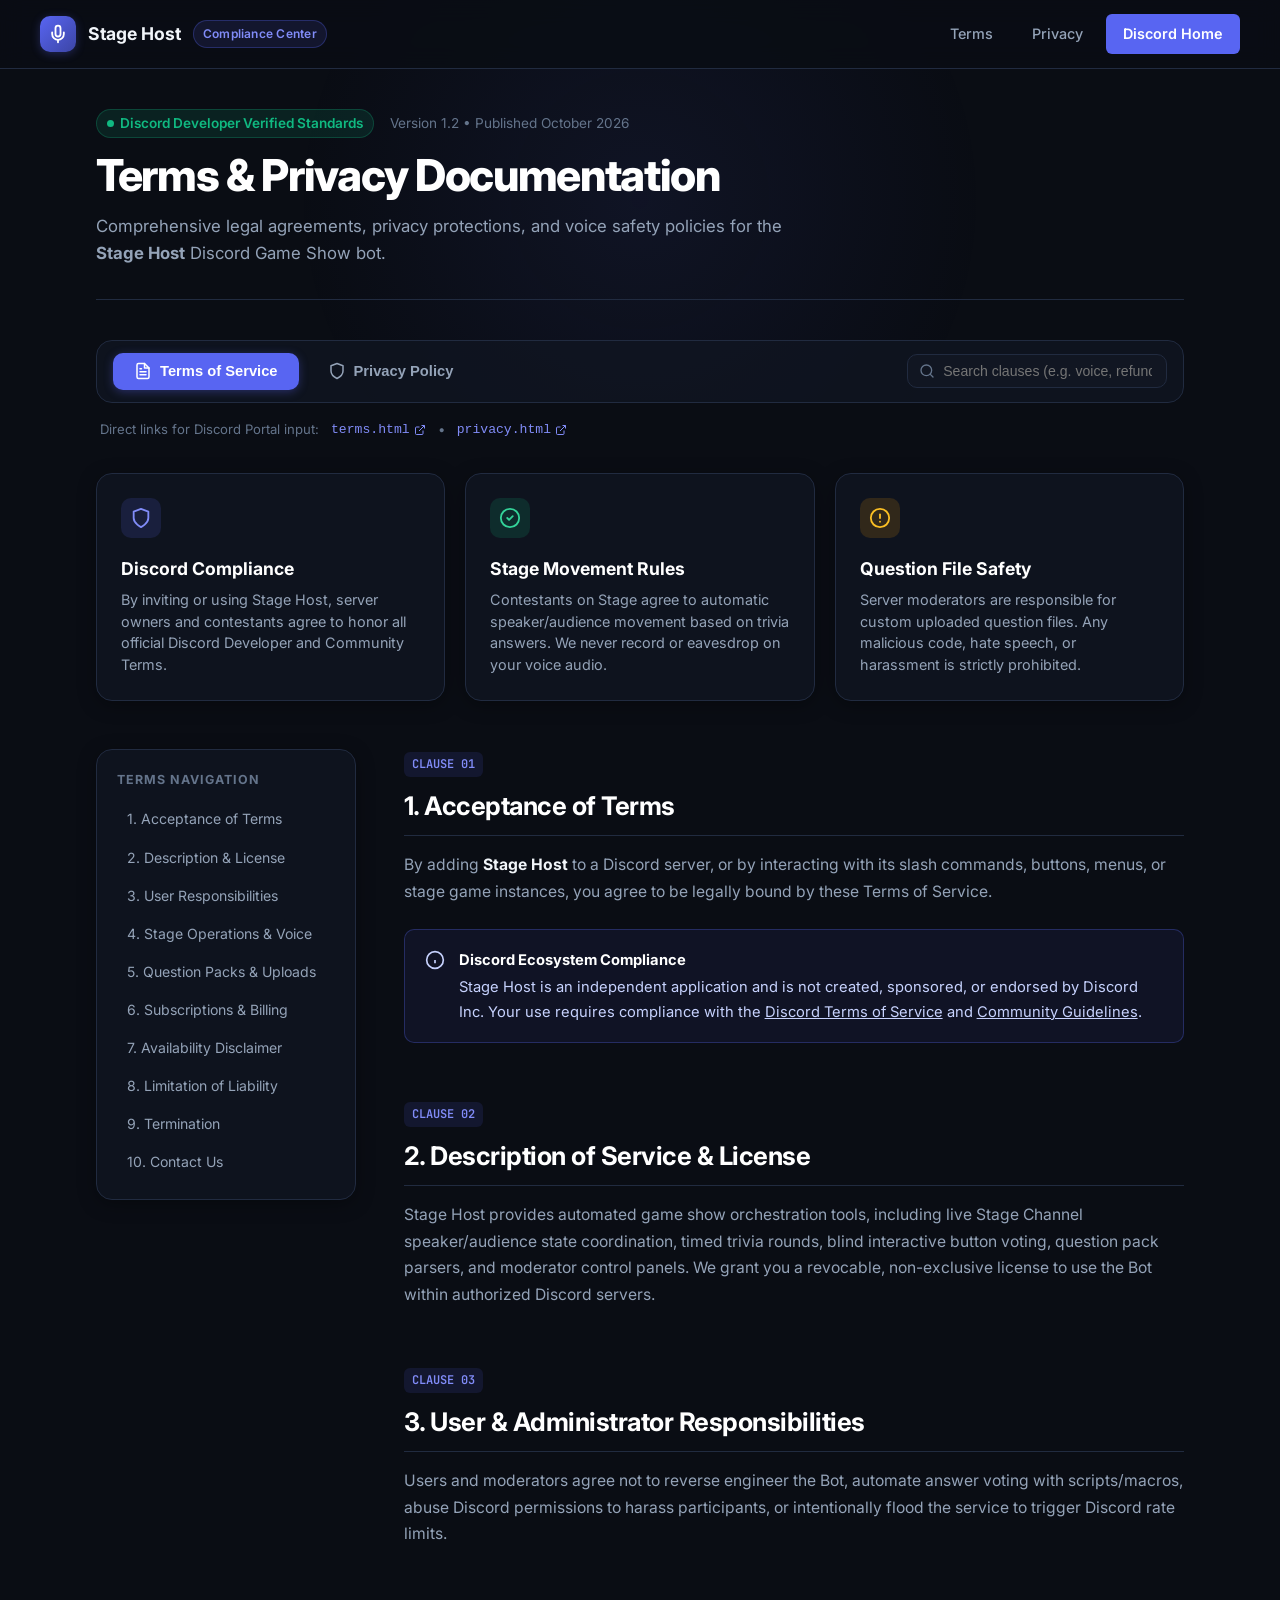
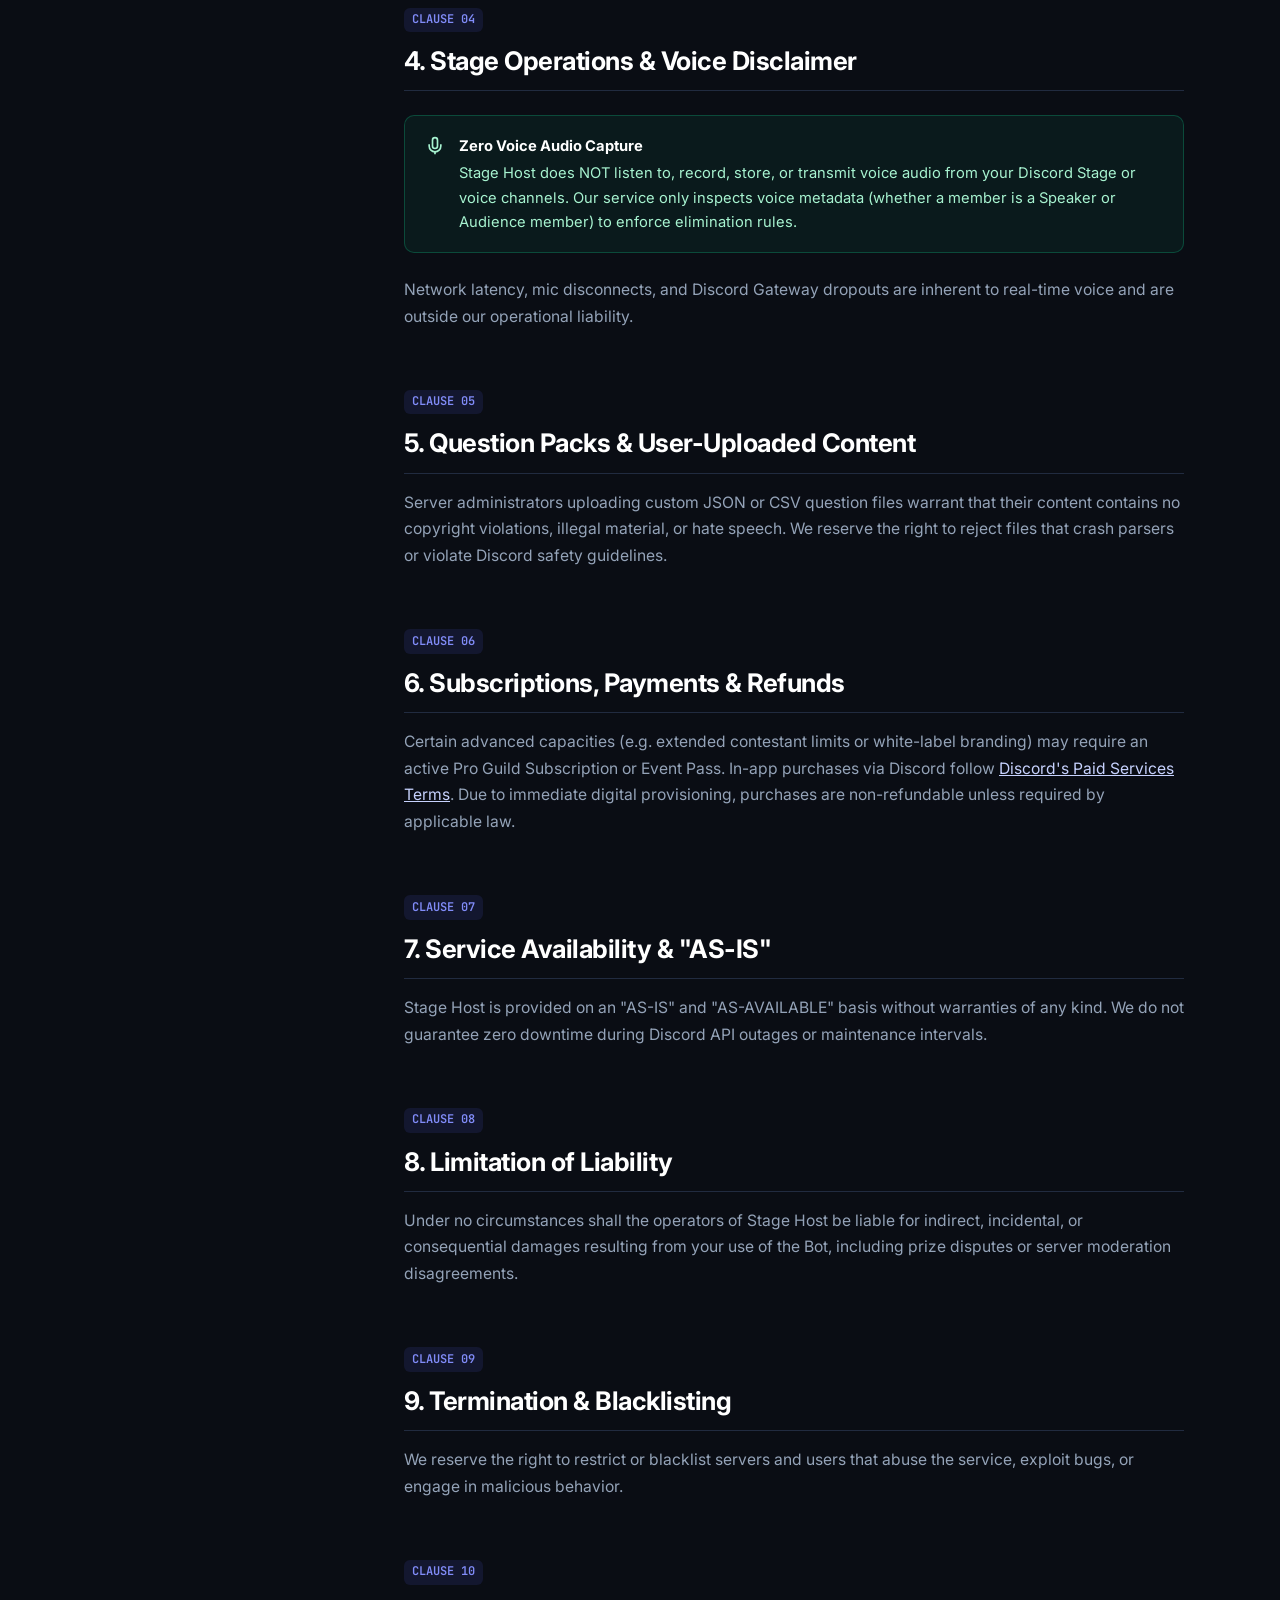
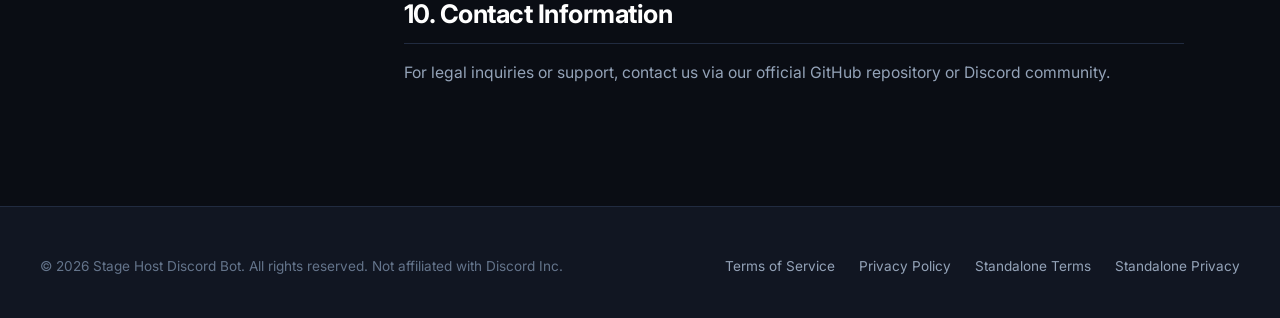
<file: index.html>
<!DOCTYPE html>
<html lang="en">
<head>
  <meta charset="UTF-8">
  <meta name="viewport" content="width=device-width, initial-scale=1.0">
  <title>Legal & Compliance Portal — Stage Host Discord Bot</title>
  <meta name="description" content="Official Terms of Service, Privacy Policy, and Compliance Documentation for Stage Host Discord Bot.">
  <link rel="stylesheet" href="style.css">
  <link rel="preconnect" href="https://fonts.googleapis.com">
  <link rel="preconnect" href="https://fonts.gstatic.com" crossorigin>
  <link href="https://fonts.googleapis.com/css2?family=Inter:wght@400;500;600;700;800&family=JetBrains+Mono:wght@500;600&display=swap" rel="stylesheet">
  <style>
    /* Tab Switcher & Search Enhancements */
    .view-switcher-bar {
      display: flex;
      flex-wrap: wrap;
      align-items: center;
      justify-content: space-between;
      gap: 1rem;
      background-color: var(--bg-card);
      border: 1px solid var(--border-color);
      border-radius: var(--radius-lg);
      padding: 0.75rem 1rem;
      margin-bottom: 2rem;
    }

    .tab-pills {
      display: flex;
      gap: 0.5rem;
    }

    .tab-pill {
      background: none;
      border: 1px solid transparent;
      color: var(--text-muted);
      font-size: 0.92rem;
      font-weight: 600;
      padding: 0.55rem 1.25rem;
      border-radius: var(--radius-md);
      cursor: pointer;
      display: flex;
      align-items: center;
      gap: 0.5rem;
      transition: all 0.15s ease;
    }

    .tab-pill:hover {
      color: var(--text-main);
      background-color: var(--bg-secondary);
    }

    .tab-pill.active {
      color: #fff;
      background-color: var(--accent-blurple);
      box-shadow: 0 2px 10px rgba(88, 101, 242, 0.35);
    }

    .search-box-wrapper {
      position: relative;
      min-width: 260px;
    }

    .search-input {
      width: 100%;
      background-color: var(--bg-secondary);
      border: 1px solid var(--border-color);
      border-radius: var(--radius-md);
      padding: 0.5rem 0.85rem 0.5rem 2.2rem;
      color: var(--text-main);
      font-size: 0.88rem;
      outline: none;
      transition: border-color 0.2s ease;
    }

    .search-input:focus {
      border-color: var(--accent-blurple);
    }

    .search-icon {
      position: absolute;
      left: 0.75rem;
      top: 50%;
      transform: translateY(-50%);
      color: var(--text-subtle);
      pointer-events: none;
    }

    .direct-url-links {
      display: flex;
      gap: 0.75rem;
      align-items: center;
      font-size: 0.82rem;
      color: var(--text-subtle);
      margin-top: -1rem;
      margin-bottom: 2rem;
      padding: 0 0.25rem;
    }

    .direct-url-links a {
      color: #818cf8;
      text-decoration: none;
      display: inline-flex;
      align-items: center;
      gap: 0.25rem;
    }

    .direct-url-links a:hover {
      text-decoration: underline;
    }

    .tab-content {
      display: none;
    }

    .tab-content.active {
      display: block;
    }

    .highlight-match {
      background-color: rgba(245, 158, 11, 0.3);
      padding: 0.1rem 0.25rem;
      border-radius: 3px;
      color: #fff;
    }
  </style>
</head>
<body>
  <div class="ambient-glow"></div>

  <!-- Header -->
  <header class="site-header">
    <div class="header-container">
      <a href="index.html" class="brand">
        <div class="brand-icon">
          <svg width="20" height="20" viewBox="0 0 24 24" fill="none" stroke="currentColor" stroke-width="2.2" stroke-linecap="round" stroke-linejoin="round" style="color: white;">
            <path d="M12 2a3 3 0 0 0-3 3v7a3 3 0 0 0 6 0V5a3 3 0 0 0-3-3Z"></path>
            <path d="M19 10v2a7 7 0 0 1-14 0v-2"></path>
            <line x1="12" y1="19" x2="12" y2="22"></line>
          </svg>
        </div>
        <span>Stage Host</span>
        <span class="brand-badge">Compliance Center</span>
      </a>

      <nav class="nav-links">
        <a href="#terms" class="nav-tab" onclick="switchTab('terms')">Terms</a>
        <a href="#privacy" class="nav-tab" onclick="switchTab('privacy')">Privacy</a>
        <a href="https://discord.com" target="_blank" rel="noopener noreferrer" class="nav-tab nav-btn">Discord Home</a>
      </nav>
    </div>
  </header>

  <!-- Content Container -->
  <main class="page-container">
    <header class="hero-header">
      <div class="hero-meta">
        <span class="status-indicator"><span class="status-dot"></span> Discord Developer Verified Standards</span>
        <span>Version 1.2 • Published October 2026</span>
      </div>
      <h1 class="hero-title">Terms & Privacy Documentation</h1>
      <p class="hero-description">
        Comprehensive legal agreements, privacy protections, and voice safety policies for the <strong>Stage Host</strong> Discord Game Show bot.
      </p>
    </header>

    <!-- Interactive View Switcher & Search Bar -->
    <div class="view-switcher-bar">
      <div class="tab-pills">
        <button id="pill-terms" class="tab-pill active" onclick="switchTab('terms')">
          <svg width="18" height="18" viewBox="0 0 24 24" fill="none" stroke="currentColor" stroke-width="2" stroke-linecap="round" stroke-linejoin="round"><path d="M14 2H6a2 2 0 0 0-2 2v16a2 2 0 0 0 2 2h12a2 2 0 0 0 2-2V8z"></path><polyline points="14 2 14 8 20 8"></polyline><line x1="16" y1="13" x2="8" y2="13"></line><line x1="16" y1="17" x2="8" y2="17"></line><polyline points="10 9 9 9 8 9"></polyline></svg>
          Terms of Service
        </button>
        <button id="pill-privacy" class="tab-pill" onclick="switchTab('privacy')">
          <svg width="18" height="18" viewBox="0 0 24 24" fill="none" stroke="currentColor" stroke-width="2" stroke-linecap="round" stroke-linejoin="round"><path d="M12 22s8-4 8-10V5l-8-3-8 3v7c0 6 8 10 8 10z"></path></svg>
          Privacy Policy
        </button>
      </div>

      <div class="search-box-wrapper">
        <svg class="search-icon" width="16" height="16" viewBox="0 0 24 24" fill="none" stroke="currentColor" stroke-width="2" stroke-linecap="round" stroke-linejoin="round"><circle cx="11" cy="11" r="8"></circle><line x1="21" y1="21" x2="16.65" y2="16.65"></line></svg>
        <input type="text" id="clause-search" class="search-input" placeholder="Search clauses (e.g. voice, refund, data)..." oninput="handleSearch(this.value)">
      </div>
    </div>

    <!-- Direct Permalinks for Discord Developer Portal -->
    <div class="direct-url-links">
      <span>Direct links for Discord Portal input:</span>
      <a href="terms.html" target="_blank">
        <code>terms.html</code>
        <svg width="12" height="12" viewBox="0 0 24 24" fill="none" stroke="currentColor" stroke-width="2"><path d="M18 13v6a2 2 0 0 1-2 2H5a2 2 0 0 1-2-2V8a2 2 0 0 1 2-2h6"></path><polyline points="15 3 21 3 21 9"></polyline><line x1="10" y1="14" x2="21" y2="3"></line></svg>
      </a>
      <span>•</span>
      <a href="privacy.html" target="_blank">
        <code>privacy.html</code>
        <svg width="12" height="12" viewBox="0 0 24 24" fill="none" stroke="currentColor" stroke-width="2"><path d="M18 13v6a2 2 0 0 1-2 2H5a2 2 0 0 1-2-2V8a2 2 0 0 1 2-2h6"></path><polyline points="15 3 21 3 21 9"></polyline><line x1="10" y1="14" x2="21" y2="3"></line></svg>
      </a>
    </div>

    <!-- TAB 1: TERMS OF SERVICE -->
    <div id="tab-terms" class="tab-content active">
      <!-- Human-Readable Summary Cards -->
      <section class="summary-cards-grid">
        <div class="summary-card">
          <div class="summary-card-icon" style="background: rgba(88, 101, 242, 0.15); color: #818cf8;">
            <svg width="22" height="22" viewBox="0 0 24 24" fill="none" stroke="currentColor" stroke-width="2" stroke-linecap="round" stroke-linejoin="round"><path d="M12 22s8-4 8-10V5l-8-3-8 3v7c0 6 8 10 8 10z"></path></svg>
          </div>
          <h3>Discord Compliance</h3>
          <p>By inviting or using Stage Host, server owners and contestants agree to honor all official Discord Developer and Community Terms.</p>
        </div>

        <div class="summary-card">
          <div class="summary-card-icon" style="background: rgba(16, 185, 129, 0.15); color: #34d399;">
            <svg width="22" height="22" viewBox="0 0 24 24" fill="none" stroke="currentColor" stroke-width="2" stroke-linecap="round" stroke-linejoin="round"><path d="m9 12 2 2 4-4"></path><circle cx="12" cy="12" r="10"></circle></svg>
          </div>
          <h3>Stage Movement Rules</h3>
          <p>Contestants on Stage agree to automatic speaker/audience movement based on trivia answers. We never record or eavesdrop on your voice audio.</p>
        </div>

        <div class="summary-card">
          <div class="summary-card-icon" style="background: rgba(245, 158, 11, 0.15); color: #fbbf24;">
            <svg width="22" height="22" viewBox="0 0 24 24" fill="none" stroke="currentColor" stroke-width="2" stroke-linecap="round" stroke-linejoin="round"><circle cx="12" cy="12" r="10"></circle><line x1="12" y1="8" x2="12" y2="12"></line><line x1="12" y1="16" x2="12.01" y2="16"></line></svg>
          </div>
          <h3>Question File Safety</h3>
          <p>Server moderators are responsible for custom uploaded question files. Any malicious code, hate speech, or harassment is strictly prohibited.</p>
        </div>
      </section>

      <div class="content-grid">
        <aside class="toc-sidebar">
          <div class="toc-title">Terms Navigation</div>
          <ul class="toc-list">
            <li><a href="#t-acceptance" class="toc-link">1. Acceptance of Terms</a></li>
            <li><a href="#t-license" class="toc-link">2. Description & License</a></li>
            <li><a href="#t-responsibilities" class="toc-link">3. User Responsibilities</a></li>
            <li><a href="#t-stage-mechanics" class="toc-link">4. Stage Operations & Voice</a></li>
            <li><a href="#t-question-content" class="toc-link">5. Question Packs & Uploads</a></li>
            <li><a href="#t-billing" class="toc-link">6. Subscriptions & Billing</a></li>
            <li><a href="#t-disclaimers" class="toc-link">7. Availability Disclaimer</a></li>
            <li><a href="#t-liability" class="toc-link">8. Limitation of Liability</a></li>
            <li><a href="#t-termination" class="toc-link">9. Termination</a></li>
            <li><a href="#t-contact" class="toc-link">10. Contact Us</a></li>
          </ul>
        </aside>

        <article class="document-body">
          <section id="t-acceptance" class="doc-section">
            <span class="section-tag">CLAUSE 01</span>
            <h2 class="section-heading">1. Acceptance of Terms</h2>
            <p>
              By adding <strong>Stage Host</strong> to a Discord server, or by interacting with its slash commands, buttons, menus, or stage game instances, you agree to be legally bound by these Terms of Service.
            </p>
            <div class="callout callout-blurple">
              <div class="callout-icon">
                <svg width="20" height="20" viewBox="0 0 24 24" fill="none" stroke="currentColor" stroke-width="2"><circle cx="12" cy="12" r="10"></circle><line x1="12" y1="16" x2="12" y2="12"></line><line x1="12" y1="8" x2="12.01" y2="8"></line></svg>
              </div>
              <div class="callout-content">
                <strong>Discord Ecosystem Compliance</strong>
                Stage Host is an independent application and is not created, sponsored, or endorsed by Discord Inc. Your use requires compliance with the <a href="https://discord.com/terms" target="_blank" rel="noopener noreferrer" style="color: #c7d2fe; text-decoration: underline;">Discord Terms of Service</a> and <a href="https://discord.com/guidelines" target="_blank" rel="noopener noreferrer" style="color: #c7d2fe; text-decoration: underline;">Community Guidelines</a>.
              </div>
            </div>
          </section>

          <section id="t-license" class="doc-section">
            <span class="section-tag">CLAUSE 02</span>
            <h2 class="section-heading">2. Description of Service & License</h2>
            <p>
              Stage Host provides automated game show orchestration tools, including live Stage Channel speaker/audience state coordination, timed trivia rounds, blind interactive button voting, question pack parsers, and moderator control panels. We grant you a revocable, non-exclusive license to use the Bot within authorized Discord servers.
            </p>
          </section>

          <section id="t-responsibilities" class="doc-section">
            <span class="section-tag">CLAUSE 03</span>
            <h2 class="section-heading">3. User & Administrator Responsibilities</h2>
            <p>Users and moderators agree not to reverse engineer the Bot, automate answer voting with scripts/macros, abuse Discord permissions to harass participants, or intentionally flood the service to trigger Discord rate limits.</p>
          </section>

          <section id="t-stage-mechanics" class="doc-section">
            <span class="section-tag">CLAUSE 04</span>
            <h2 class="section-heading">4. Stage Operations & Voice Disclaimer</h2>
            <div class="callout callout-emerald">
              <div class="callout-icon">
                <svg width="20" height="20" viewBox="0 0 24 24" fill="none" stroke="currentColor" stroke-width="2"><path d="M12 2a3 3 0 0 0-3 3v7a3 3 0 0 0 6 0V5a3 3 0 0 0-3-3Z"></path><path d="M19 10v2a7 7 0 0 1-14 0v-2"></path><line x1="12" y1="19" x2="12" y2="22"></line></svg>
              </div>
              <div class="callout-content">
                <strong>Zero Voice Audio Capture</strong>
                Stage Host does NOT listen to, record, store, or transmit voice audio from your Discord Stage or voice channels. Our service only inspects voice metadata (whether a member is a Speaker or Audience member) to enforce elimination rules.
              </div>
            </div>
            <p>
              Network latency, mic disconnects, and Discord Gateway dropouts are inherent to real-time voice and are outside our operational liability.
            </p>
          </section>

          <section id="t-question-content" class="doc-section">
            <span class="section-tag">CLAUSE 05</span>
            <h2 class="section-heading">5. Question Packs & User-Uploaded Content</h2>
            <p>
              Server administrators uploading custom JSON or CSV question files warrant that their content contains no copyright violations, illegal material, or hate speech. We reserve the right to reject files that crash parsers or violate Discord safety guidelines.
            </p>
          </section>

          <section id="t-billing" class="doc-section">
            <span class="section-tag">CLAUSE 06</span>
            <h2 class="section-heading">6. Subscriptions, Payments & Refunds</h2>
            <p>
              Certain advanced capacities (e.g. extended contestant limits or white-label branding) may require an active Pro Guild Subscription or Event Pass. In-app purchases via Discord follow <a href="https://support.discord.com/hc/en-us/articles/360012668071-Discord-Paid-Services-Terms" target="_blank" rel="noopener noreferrer" style="color: #c7d2fe;">Discord's Paid Services Terms</a>. Due to immediate digital provisioning, purchases are non-refundable unless required by applicable law.
            </p>
          </section>

          <section id="t-disclaimers" class="doc-section">
            <span class="section-tag">CLAUSE 07</span>
            <h2 class="section-heading">7. Service Availability & "AS-IS"</h2>
            <p>
              Stage Host is provided on an "AS-IS" and "AS-AVAILABLE" basis without warranties of any kind. We do not guarantee zero downtime during Discord API outages or maintenance intervals.
            </p>
          </section>

          <section id="t-liability" class="doc-section">
            <span class="section-tag">CLAUSE 08</span>
            <h2 class="section-heading">8. Limitation of Liability</h2>
            <p>
              Under no circumstances shall the operators of Stage Host be liable for indirect, incidental, or consequential damages resulting from your use of the Bot, including prize disputes or server moderation disagreements.
            </p>
          </section>

          <section id="t-termination" class="doc-section">
            <span class="section-tag">CLAUSE 09</span>
            <h2 class="section-heading">9. Termination & Blacklisting</h2>
            <p>
              We reserve the right to restrict or blacklist servers and users that abuse the service, exploit bugs, or engage in malicious behavior.
            </p>
          </section>

          <section id="t-contact" class="doc-section">
            <span class="section-tag">CLAUSE 10</span>
            <h2 class="section-heading">10. Contact Information</h2>
            <p>
              For legal inquiries or support, contact us via our official GitHub repository or Discord community.
            </p>
          </section>
        </article>
      </div>
    </div>

    <!-- TAB 2: PRIVACY POLICY -->
    <div id="tab-privacy" class="tab-content">
      <!-- Human-Readable Summary Cards -->
      <section class="summary-cards-grid">
        <div class="summary-card">
          <div class="summary-card-icon" style="background: rgba(16, 185, 129, 0.15); color: #34d399;">
            <svg width="22" height="22" viewBox="0 0 24 24" fill="none" stroke="currentColor" stroke-width="2"><path d="M12 22s8-4 8-10V5l-8-3-8 3v7c0 6 8 10 8 10z"></path></svg>
          </div>
          <h3>Zero Voice Recording</h3>
          <p>We monitor voice state (Speaker vs. Audience status) to enforce game show rules. We <strong>never</strong> listen to, record, or store microphone audio.</p>
        </div>

        <div class="summary-card">
          <div class="summary-card-icon" style="background: rgba(88, 101, 242, 0.15); color: #818cf8;">
            <svg width="22" height="22" viewBox="0 0 24 24" fill="none" stroke="currentColor" stroke-width="2"><circle cx="12" cy="12" r="10"></circle><polyline points="12 6 12 12 16 14"></polyline></svg>
          </div>
          <h3>Ephemeral In-Memory Data</h3>
          <p>Contestant button clicks and votes are temporary, held in active memory during the 15-second round, and wiped clean when the show concludes.</p>
        </div>

        <div class="summary-card">
          <div class="summary-card-icon" style="background: rgba(245, 158, 11, 0.15); color: #fbbf24;">
            <svg width="22" height="22" viewBox="0 0 24 24" fill="none" stroke="currentColor" stroke-width="2"><rect x="3" y="11" width="18" height="11" rx="2" ry="2"></rect><path d="M7 11V7a5 5 0 0 1 10 0v4"></path></svg>
          </div>
          <h3>No Data Brokering</h3>
          <p>We do not sell, rent, or monetize personal user data to advertisers or third-party brokers. Your community data stays in your community.</p>
        </div>
      </section>

      <div class="content-grid">
        <aside class="toc-sidebar">
          <div class="toc-title">Privacy Navigation</div>
          <ul class="toc-list">
            <li><a href="#p-overview" class="toc-link">1. Policy Overview</a></li>
            <li><a href="#p-collected" class="toc-link">2. Data We Collect</a></li>
            <li><a href="#p-not-collected" class="toc-link">3. What We Do NOT Collect</a></li>
            <li><a href="#p-voice-privacy" class="toc-link">4. Voice & Audio Privacy</a></li>
            <li><a href="#p-usage" class="toc-link">5. How We Use Data</a></li>
            <li><a href="#p-retention" class="toc-link">6. Storage & Retention</a></li>
            <li><a href="#p-sharing" class="toc-link">7. Third-Party Sharing</a></li>
            <li><a href="#p-rights" class="toc-link">8. User Rights & Deletion</a></li>
            <li><a href="#p-security" class="toc-link">9. Security Safeguards</a></li>
            <li><a href="#p-contact" class="toc-link">10. Contact Us</a></li>
          </ul>
        </aside>

        <article class="document-body">
          <section id="p-overview" class="doc-section">
            <span class="section-tag">SECTION 01</span>
            <h2 class="section-heading">1. Policy Overview</h2>
            <p>
              This Privacy Policy describes how <strong>Stage Host</strong> processes and safeguards information when operating on Discord, in full alignment with the Discord Developer Policy, GDPR, and CCPA standards.
            </p>
          </section>

          <section id="p-collected" class="doc-section">
            <span class="section-tag">SECTION 02</span>
            <h2 class="section-heading">2. Data We Collect</h2>
            <div class="data-table-container">
              <table class="data-table">
                <thead>
                  <tr>
                    <th>Category</th>
                    <th>Data Points</th>
                    <th>Purpose</th>
                  </tr>
                </thead>
                <tbody>
                  <tr>
                    <td><strong>Identifiers</strong></td>
                    <td>User ID, Guild ID, Channel ID</td>
                    <td>Identifying stage channels and contestant rosters.</td>
                  </tr>
                  <tr>
                    <td><strong>Profile Info</strong></td>
                    <td>Server Display Name, Avatar URL</td>
                    <td>Displaying survivor lists and victory embeds.</td>
                  </tr>
                  <tr>
                    <td><strong>Voice State</strong></td>
                    <td><code>suppress</code> status (Speaker vs. Audience)</td>
                    <td>Detecting contestants and moving eliminated users to audience.</td>
                  </tr>
                  <tr>
                    <td><strong>Interactions</strong></td>
                    <td>Button votes (e.g. <code>vote_true</code>), timestamps</td>
                    <td>Calculating scores, tie-breakers, and answer statistics.</td>
                  </tr>
                  <tr>
                    <td><strong>Uploaded Files</strong></td>
                    <td>JSON/CSV question files</td>
                    <td>Parsing trivia questions for the event.</td>
                  </tr>
                </tbody>
              </table>
            </div>
          </section>

          <section id="p-not-collected" class="doc-section">
            <span class="section-tag">SECTION 03</span>
            <h2 class="section-heading">3. Data We Explicitly Do NOT Collect</h2>
            <ul>
              <li><strong>No Voice Recording:</strong> We never record, process, or store voice audio.</li>
              <li><strong>No Message Scraping:</strong> We do not log general chat messages or private DMs.</li>
              <li><strong>No Real-World Identifiers:</strong> No emails, phone numbers, real names, or physical addresses.</li>
              <li><strong>No Financial Info:</strong> We never see or store payment card details.</li>
            </ul>
          </section>

          <section id="p-voice-privacy" class="doc-section">
            <span class="section-tag">SECTION 04</span>
            <h2 class="section-heading">4. Voice & Audio Privacy Guarantee</h2>
            <div class="callout callout-emerald">
              <div class="callout-icon">
                <svg width="22" height="22" viewBox="0 0 24 24" fill="none" stroke="currentColor" stroke-width="2"><path d="m9 12 2 2 4-4"></path><circle cx="12" cy="12" r="10"></circle></svg>
              </div>
              <div class="callout-content">
                <strong>Guaranteed: Zero Voice Audio Capture</strong>
                Stage Host does NOT tap into, listen to, process, record, transcript, or transmit voice audio streams from any Discord voice or stage channel.
              </div>
            </div>
            <p>
              The Bot solely subscribes to Discord's <code>GuildVoiceStates</code> gateway event to observe metadata: specifically, whether a participant's voice state indicates they are currently a <strong>Speaker</strong> (<code>suppress: false</code>) or an <strong>Audience member</strong> (<code>suppress: true</code>).
            </p>
          </section>

          <section id="p-usage" class="doc-section">
            <span class="section-tag">SECTION 05</span>
            <h2 class="section-heading">5. How We Use Collected Information</h2>
            <p>
              Information is used solely to execute the live stage game: counting votes locked in during the 15-second timer, computing correct answers, moving eliminated players down to the audience, and enabling the host revive menu.
            </p>
          </section>

          <section id="p-retention" class="doc-section">
            <span class="section-tag">SECTION 06</span>
            <h2 class="section-heading">6. Data Storage & Retention Period</h2>
            <p>
              Votes and active round states are stored strictly in volatile system memory (RAM). When a game concludes or when the bot restarts, all round votes and transient game data are completely purged.
            </p>
          </section>

          <section id="p-sharing" class="doc-section">
            <span class="section-tag">SECTION 07</span>
            <h2 class="section-heading">7. Third-Party Sharing & Disclosure</h2>
            <p>
              We do not sell, rent, or trade your data to third parties. Data is exchanged only with Discord Inc. via official API endpoints and our hosting servers.
            </p>
          </section>

          <section id="p-rights" class="doc-section">
            <span class="section-tag">SECTION 08</span>
            <h2 class="section-heading">8. User Rights & Data Erasure (GDPR / CCPA)</h2>
            <p>
              Users and server owners have the right to request deletion of any custom uploaded question packs or server settings. Kicking the Bot from your server immediately terminates all data processing for your guild.
            </p>
          </section>

          <section id="p-security" class="doc-section">
            <span class="section-tag">SECTION 09</span>
            <h2 class="section-heading">9. Security Safeguards</h2>
            <p>
              All communication with Discord is secured with TLS 1.3 and WSS encryption. Bot tokens and server credentials are strictly isolated in environment variables.
            </p>
          </section>

          <section id="p-contact" class="doc-section">
            <span class="section-tag">SECTION 10</span>
            <h2 class="section-heading">10. Contact Us</h2>
            <p>
              For privacy inquiries, data deletion requests, or compliance reviews, please reach out via our GitHub repository or Discord community.
            </p>
          </section>
        </article>
      </div>
    </div>
  </main>

  <!-- Footer -->
  <footer class="site-footer">
    <div class="footer-container">
      <div class="footer-copy">
        © 2026 Stage Host Discord Bot. All rights reserved. Not affiliated with Discord Inc.
      </div>
      <div class="footer-nav">
        <a href="#terms" onclick="switchTab('terms')">Terms of Service</a>
        <a href="#privacy" onclick="switchTab('privacy')">Privacy Policy</a>
        <a href="terms.html">Standalone Terms</a>
        <a href="privacy.html">Standalone Privacy</a>
      </div>
    </div>
  </footer>

  <!-- Tab Switching & Search Logic -->
  <script>
    function switchTab(tabName) {
      const termsTab = document.getElementById('tab-terms');
      const privacyTab = document.getElementById('tab-privacy');
      const termsPill = document.getElementById('pill-terms');
      const privacyPill = document.getElementById('pill-privacy');

      if (tabName === 'privacy') {
        termsTab.classList.remove('active');
        privacyTab.classList.add('active');
        termsPill.classList.remove('active');
        privacyPill.classList.add('active');
        window.location.hash = 'privacy';
      } else {
        privacyTab.classList.remove('active');
        termsTab.classList.add('active');
        privacyPill.classList.remove('active');
        termsPill.classList.add('active');
        window.location.hash = 'terms';
      }
      window.scrollTo({ top: 0, behavior: 'smooth' });
    }

    // Auto-detect URL hash on load
    window.addEventListener('DOMContentLoaded', () => {
      const hash = window.location.hash.toLowerCase();
      if (hash.includes('privacy') || hash.includes('p-')) {
        switchTab('privacy');
      } else {
        switchTab('terms');
      }
    });

    // Clause Search & Filter
    function handleSearch(query) {
      const q = query.trim().toLowerCase();
      const activeTab = document.querySelector('.tab-content.active');
      const sections = activeTab.querySelectorAll('.doc-section');

      sections.forEach(sec => {
        if (!q) {
          sec.style.display = 'block';
          return;
        }
        const text = sec.textContent.toLowerCase();
        if (text.includes(q)) {
          sec.style.display = 'block';
        } else {
          sec.style.display = 'none';
        }
      });
    }
  </script>
</body>
</html>
</file>
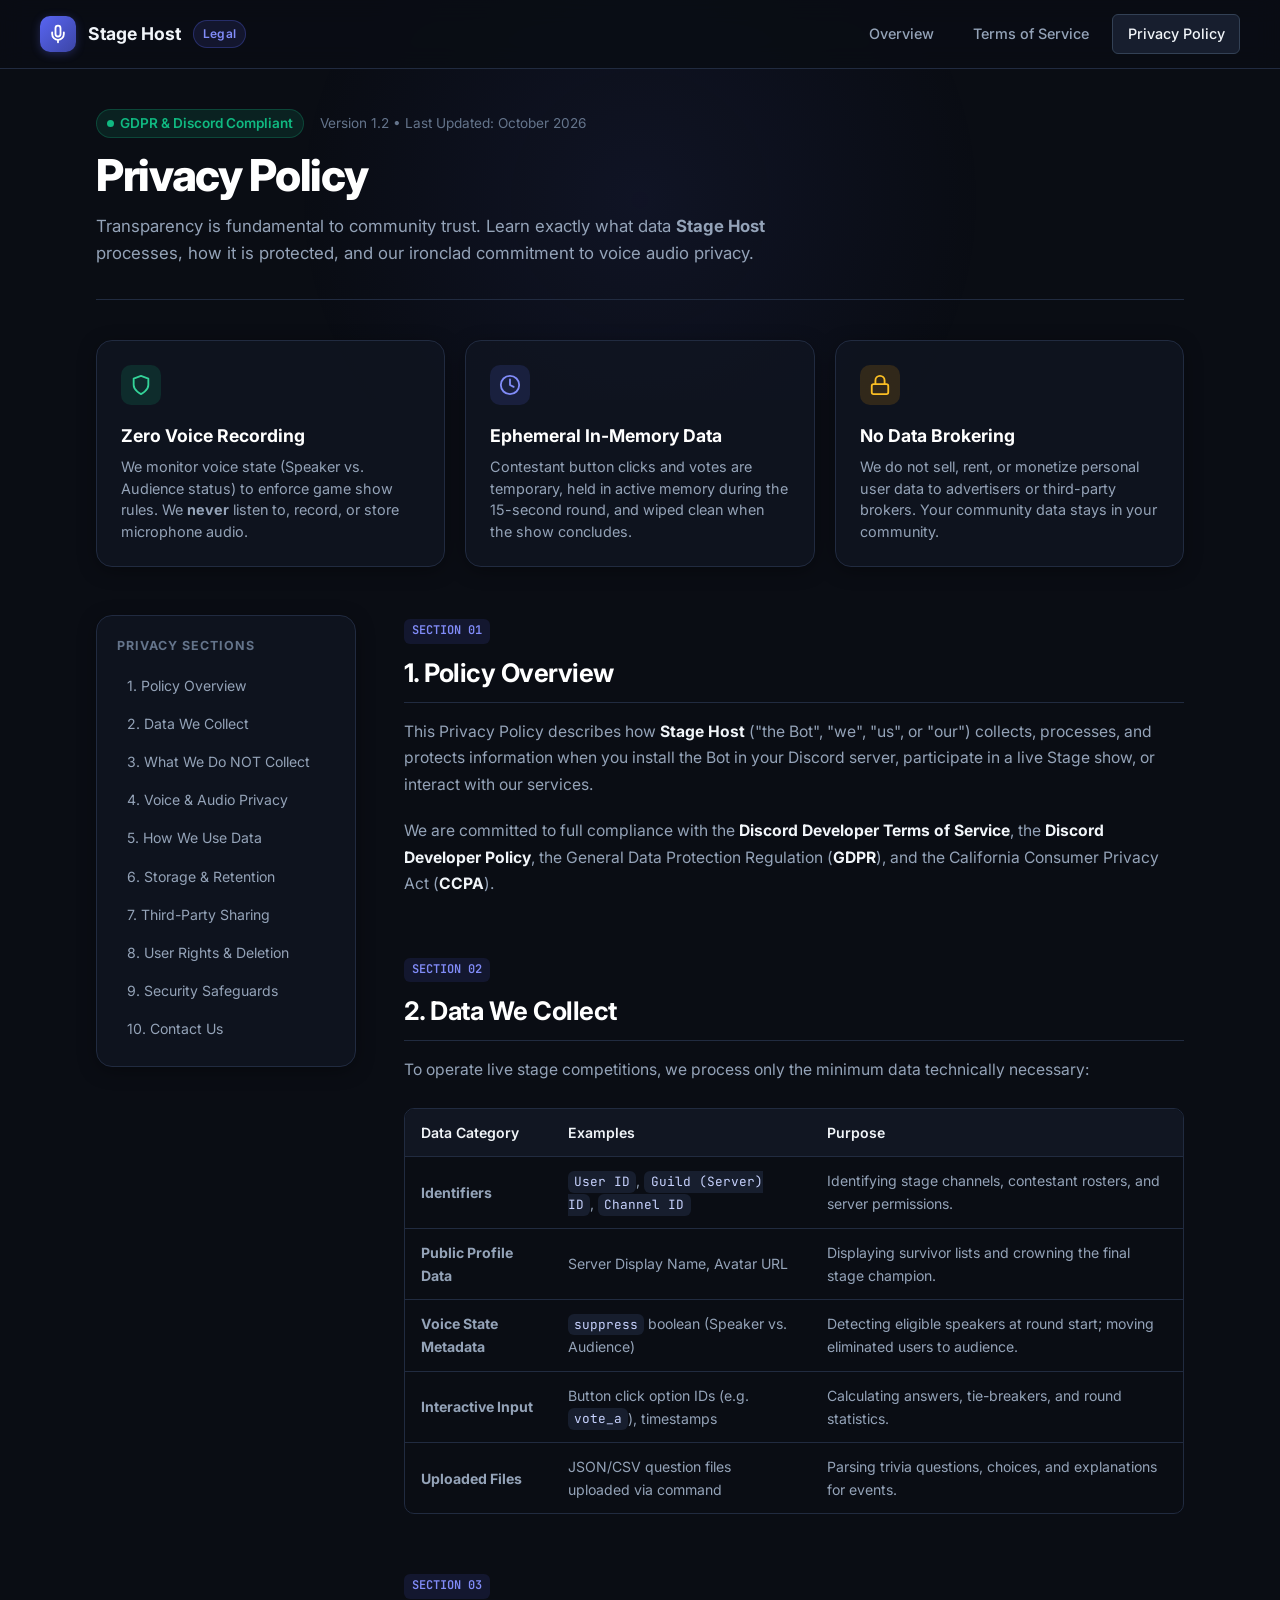
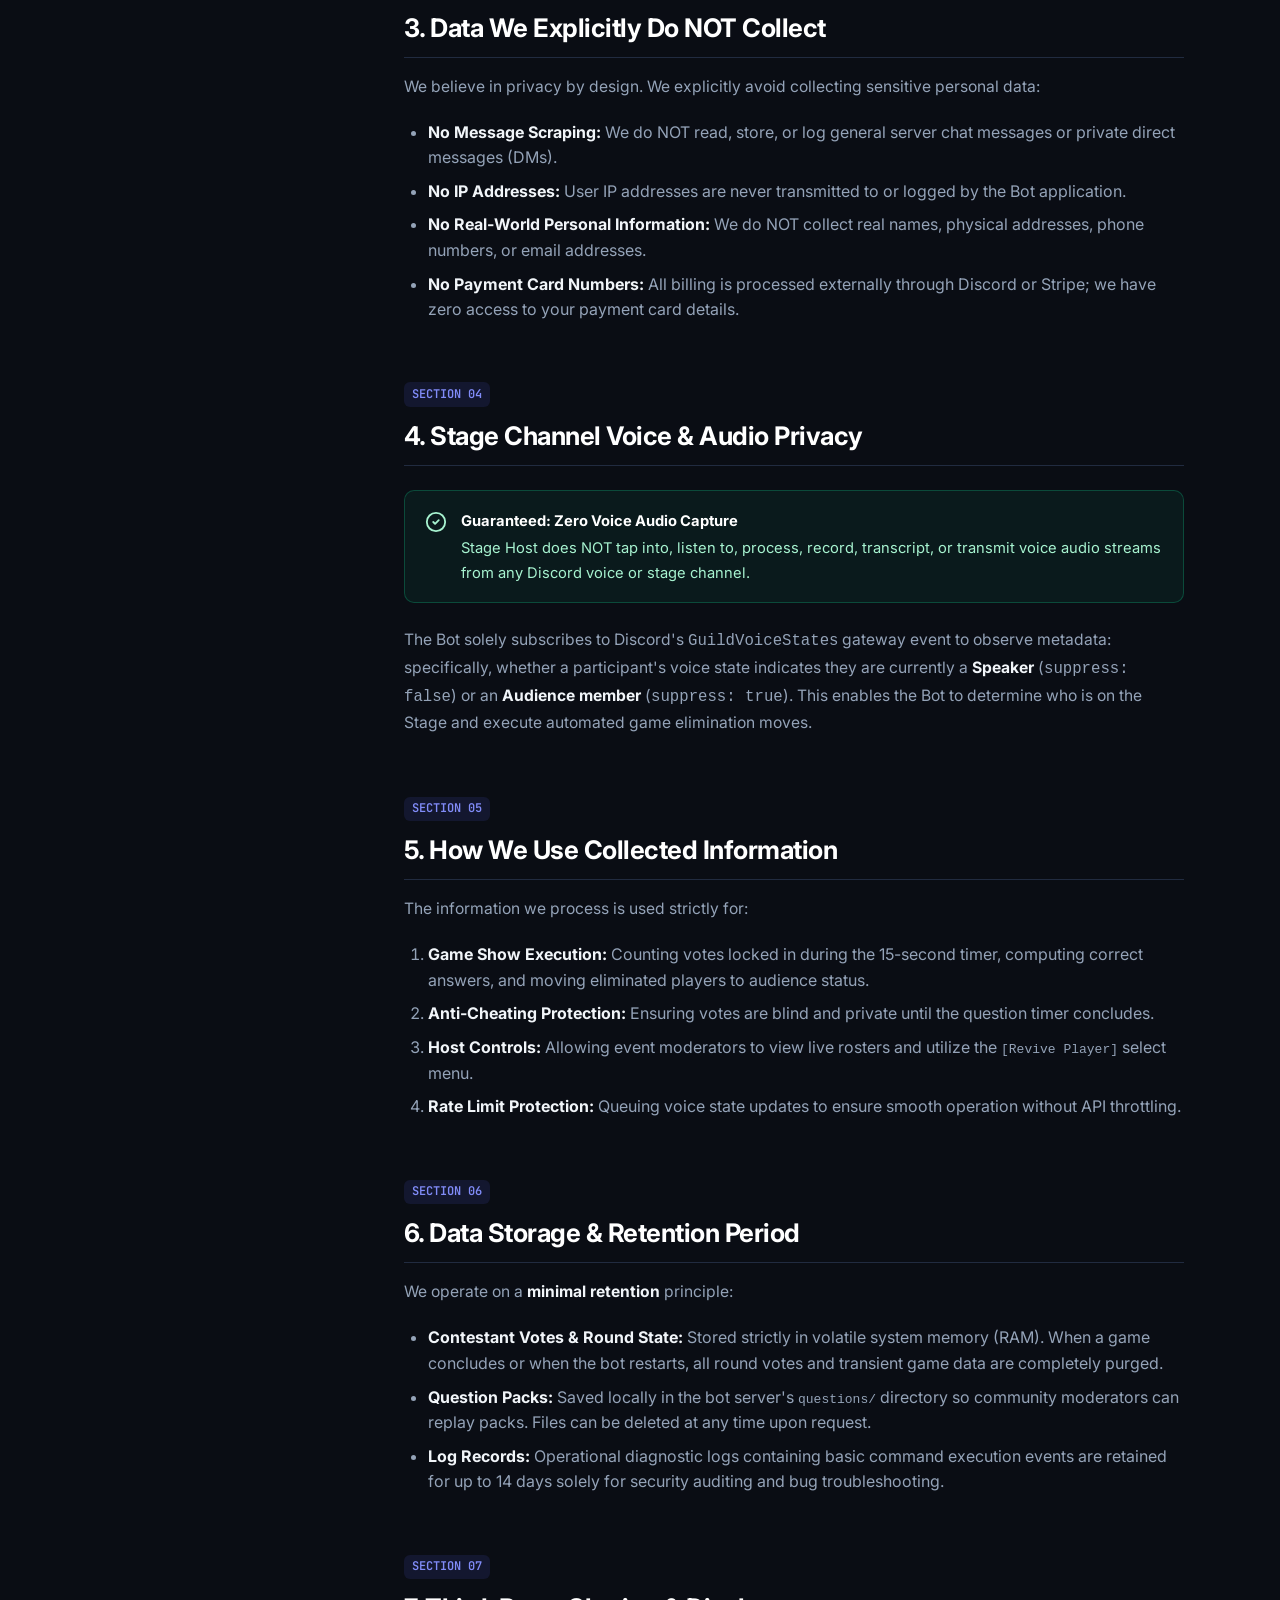
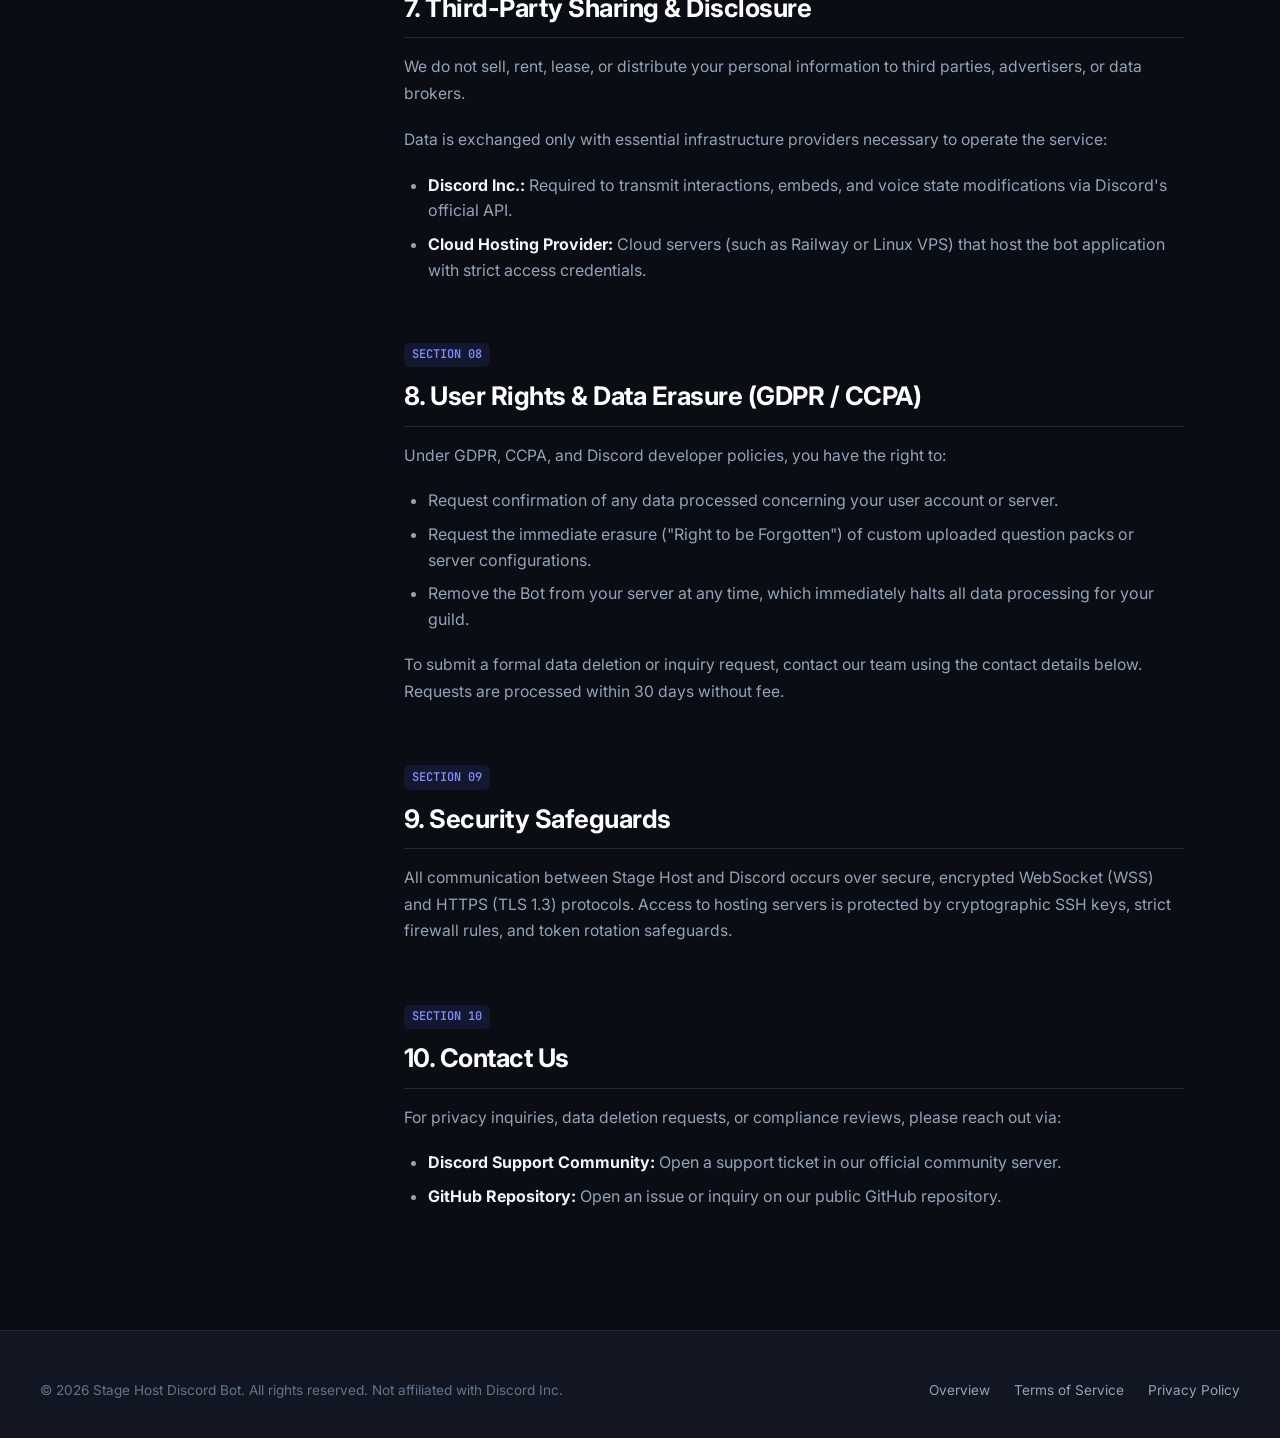
<file: privacy.html>
<!DOCTYPE html>
<html lang="en">
<head>
  <meta charset="UTF-8">
  <meta name="viewport" content="width=device-width, initial-scale=1.0">
  <title>Privacy Policy — Stage Host Discord Bot</title>
  <meta name="description" content="Privacy Policy for Stage Host Discord Bot. Learn how we handle data, voice state privacy, and participant information in accordance with Discord Developer Policies.">
  <link rel="stylesheet" href="style.css">
  <link rel="preconnect" href="https://fonts.googleapis.com">
  <link rel="preconnect" href="https://fonts.gstatic.com" crossorigin>
  <link href="https://fonts.googleapis.com/css2?family=Inter:wght@400;500;600;700;800&family=JetBrains+Mono:wght@500;600&display=swap" rel="stylesheet">
</head>
<body>
  <div class="ambient-glow"></div>

  <!-- Header -->
  <header class="site-header">
    <div class="header-container">
      <a href="index.html" class="brand">
        <div class="brand-icon">
          <svg width="20" height="20" viewBox="0 0 24 24" fill="none" stroke="currentColor" stroke-width="2.2" stroke-linecap="round" stroke-linejoin="round" style="color: white;">
            <path d="M12 2a3 3 0 0 0-3 3v7a3 3 0 0 0 6 0V5a3 3 0 0 0-3-3Z"></path>
            <path d="M19 10v2a7 7 0 0 1-14 0v-2"></path>
            <line x1="12" y1="19" x2="12" y2="22"></line>
          </svg>
        </div>
        <span>Stage Host</span>
        <span class="brand-badge">Legal</span>
      </a>

      <nav class="nav-links">
        <a href="index.html" class="nav-tab">Overview</a>
        <a href="terms.html" class="nav-tab">Terms of Service</a>
        <a href="privacy.html" class="nav-tab active">Privacy Policy</a>
      </nav>
    </div>
  </header>

  <!-- Content -->
  <main class="page-container">
    <header class="hero-header">
      <div class="hero-meta">
        <span class="status-indicator"><span class="status-dot"></span> GDPR & Discord Compliant</span>
        <span>Version 1.2 • Last Updated: October 2026</span>
      </div>
      <h1 class="hero-title">Privacy Policy</h1>
      <p class="hero-description">
        Transparency is fundamental to community trust. Learn exactly what data <strong>Stage Host</strong> processes, how it is protected, and our ironclad commitment to voice audio privacy.
      </p>
    </header>

    <!-- Summary Cards -->
    <section class="summary-cards-grid">
      <div class="summary-card">
        <div class="summary-card-icon" style="background: rgba(16, 185, 129, 0.15); color: #34d399;">
          <svg width="22" height="22" viewBox="0 0 24 24" fill="none" stroke="currentColor" stroke-width="2" stroke-linecap="round" stroke-linejoin="round"><path d="M12 22s8-4 8-10V5l-8-3-8 3v7c0 6 8 10 8 10z"></path></svg>
        </div>
        <h3>Zero Voice Recording</h3>
        <p>We monitor voice state (Speaker vs. Audience status) to enforce game show rules. We <strong>never</strong> listen to, record, or store microphone audio.</p>
      </div>

      <div class="summary-card">
        <div class="summary-card-icon" style="background: rgba(88, 101, 242, 0.15); color: #818cf8;">
          <svg width="22" height="22" viewBox="0 0 24 24" fill="none" stroke="currentColor" stroke-width="2" stroke-linecap="round" stroke-linejoin="round"><circle cx="12" cy="12" r="10"></circle><polyline points="12 6 12 12 16 14"></polyline></svg>
        </div>
        <h3>Ephemeral In-Memory Data</h3>
        <p>Contestant button clicks and votes are temporary, held in active memory during the 15-second round, and wiped clean when the show concludes.</p>
      </div>

      <div class="summary-card">
        <div class="summary-card-icon" style="background: rgba(245, 158, 11, 0.15); color: #fbbf24;">
          <svg width="22" height="22" viewBox="0 0 24 24" fill="none" stroke="currentColor" stroke-width="2" stroke-linecap="round" stroke-linejoin="round"><rect x="3" y="11" width="18" height="11" rx="2" ry="2"></rect><path d="M7 11V7a5 5 0 0 1 10 0v4"></path></svg>
        </div>
        <h3>No Data Brokering</h3>
        <p>We do not sell, rent, or monetize personal user data to advertisers or third-party brokers. Your community data stays in your community.</p>
      </div>
    </section>

    <!-- Content Grid -->
    <div class="content-grid">
      <aside class="toc-sidebar">
        <div class="toc-title">Privacy Sections</div>
        <ul class="toc-list">
          <li><a href="#overview" class="toc-link">1. Policy Overview</a></li>
          <li><a href="#collected" class="toc-link">2. Data We Collect</a></li>
          <li><a href="#not-collected" class="toc-link">3. What We Do NOT Collect</a></li>
          <li><a href="#voice-privacy" class="toc-link">4. Voice & Audio Privacy</a></li>
          <li><a href="#usage" class="toc-link">5. How We Use Data</a></li>
          <li><a href="#retention" class="toc-link">6. Storage & Retention</a></li>
          <li><a href="#sharing" class="toc-link">7. Third-Party Sharing</a></li>
          <li><a href="#rights" class="toc-link">8. User Rights & Deletion</a></li>
          <li><a href="#security" class="toc-link">9. Security Safeguards</a></li>
          <li><a href="#contact" class="toc-link">10. Contact Us</a></li>
        </ul>
      </aside>

      <article class="document-body">
        <!-- 1 -->
        <section id="overview" class="doc-section">
          <span class="section-tag">SECTION 01</span>
          <h2 class="section-heading">1. Policy Overview</h2>
          <p>
            This Privacy Policy describes how <strong>Stage Host</strong> ("the Bot", "we", "us", or "our") collects, processes, and protects information when you install the Bot in your Discord server, participate in a live Stage show, or interact with our services.
          </p>
          <p>
            We are committed to full compliance with the <strong>Discord Developer Terms of Service</strong>, the <strong>Discord Developer Policy</strong>, the General Data Protection Regulation (<strong>GDPR</strong>), and the California Consumer Privacy Act (<strong>CCPA</strong>).
          </p>
        </section>

        <!-- 2 -->
        <section id="collected" class="doc-section">
          <span class="section-tag">SECTION 02</span>
          <h2 class="section-heading">2. Data We Collect</h2>
          <p>To operate live stage competitions, we process only the minimum data technically necessary:</p>
          
          <div class="data-table-container">
            <table class="data-table">
              <thead>
                <tr>
                  <th>Data Category</th>
                  <th>Examples</th>
                  <th>Purpose</th>
                </tr>
              </thead>
              <tbody>
                <tr>
                  <td><strong>Identifiers</strong></td>
                  <td><code>User ID</code>, <code>Guild (Server) ID</code>, <code>Channel ID</code></td>
                  <td>Identifying stage channels, contestant rosters, and server permissions.</td>
                </tr>
                <tr>
                  <td><strong>Public Profile Data</strong></td>
                  <td>Server Display Name, Avatar URL</td>
                  <td>Displaying survivor lists and crowning the final stage champion.</td>
                </tr>
                <tr>
                  <td><strong>Voice State Metadata</strong></td>
                  <td><code>suppress</code> boolean (Speaker vs. Audience)</td>
                  <td>Detecting eligible speakers at round start; moving eliminated users to audience.</td>
                </tr>
                <tr>
                  <td><strong>Interactive Input</strong></td>
                  <td>Button click option IDs (e.g. <code>vote_a</code>), timestamps</td>
                  <td>Calculating answers, tie-breakers, and round statistics.</td>
                </tr>
                <tr>
                  <td><strong>Uploaded Files</strong></td>
                  <td>JSON/CSV question files uploaded via command</td>
                  <td>Parsing trivia questions, choices, and explanations for events.</td>
                </tr>
              </tbody>
            </table>
          </div>
        </section>

        <!-- 3 -->
        <section id="not-collected" class="doc-section">
          <span class="section-tag">SECTION 03</span>
          <h2 class="section-heading">3. Data We Explicitly Do NOT Collect</h2>
          <p>We believe in privacy by design. We explicitly avoid collecting sensitive personal data:</p>
          <ul>
            <li><strong>No Message Scraping:</strong> We do NOT read, store, or log general server chat messages or private direct messages (DMs).</li>
            <li><strong>No IP Addresses:</strong> User IP addresses are never transmitted to or logged by the Bot application.</li>
            <li><strong>No Real-World Personal Information:</strong> We do NOT collect real names, physical addresses, phone numbers, or email addresses.</li>
            <li><strong>No Payment Card Numbers:</strong> All billing is processed externally through Discord or Stripe; we have zero access to your payment card details.</li>
          </ul>
        </section>

        <!-- 4 -->
        <section id="voice-privacy" class="doc-section">
          <span class="section-tag">SECTION 04</span>
          <h2 class="section-heading">4. Stage Channel Voice & Audio Privacy</h2>
          <div class="callout callout-emerald">
            <div class="callout-icon">
              <svg width="22" height="22" viewBox="0 0 24 24" fill="none" stroke="currentColor" stroke-width="2" stroke-linecap="round" stroke-linejoin="round"><path d="m9 12 2 2 4-4"></path><circle cx="12" cy="12" r="10"></circle></svg>
            </div>
            <div class="callout-content">
              <strong>Guaranteed: Zero Voice Audio Capture</strong>
              Stage Host does NOT tap into, listen to, process, record, transcript, or transmit voice audio streams from any Discord voice or stage channel.
            </div>
          </div>
          <p>
            The Bot solely subscribes to Discord's <code>GuildVoiceStates</code> gateway event to observe metadata: specifically, whether a participant's voice state indicates they are currently a <strong>Speaker</strong> (<code>suppress: false</code>) or an <strong>Audience member</strong> (<code>suppress: true</code>). This enables the Bot to determine who is on the Stage and execute automated game elimination moves.
          </p>
        </section>

        <!-- 5 -->
        <section id="usage" class="doc-section">
          <span class="section-tag">SECTION 05</span>
          <h2 class="section-heading">5. How We Use Collected Information</h2>
          <p>The information we process is used strictly for:</p>
          <ol>
            <li><strong>Game Show Execution:</strong> Counting votes locked in during the 15-second timer, computing correct answers, and moving eliminated players to audience status.</li>
            <li><strong>Anti-Cheating Protection:</strong> Ensuring votes are blind and private until the question timer concludes.</li>
            <li><strong>Host Controls:</strong> Allowing event moderators to view live rosters and utilize the <code>[Revive Player]</code> select menu.</li>
            <li><strong>Rate Limit Protection:</strong> Queuing voice state updates to ensure smooth operation without API throttling.</li>
          </ol>
        </section>

        <!-- 6 -->
        <section id="retention" class="doc-section">
          <span class="section-tag">SECTION 06</span>
          <h2 class="section-heading">6. Data Storage & Retention Period</h2>
          <p>
            We operate on a <strong>minimal retention</strong> principle:
          </p>
          <ul>
            <li><strong>Contestant Votes & Round State:</strong> Stored strictly in volatile system memory (RAM). When a game concludes or when the bot restarts, all round votes and transient game data are completely purged.</li>
            <li><strong>Question Packs:</strong> Saved locally in the bot server's <code>questions/</code> directory so community moderators can replay packs. Files can be deleted at any time upon request.</li>
            <li><strong>Log Records:</strong> Operational diagnostic logs containing basic command execution events are retained for up to 14 days solely for security auditing and bug troubleshooting.</li>
          </ul>
        </section>

        <!-- 7 -->
        <section id="sharing" class="doc-section">
          <span class="section-tag">SECTION 07</span>
          <h2 class="section-heading">7. Third-Party Sharing & Disclosure</h2>
          <p>
            We do not sell, rent, lease, or distribute your personal information to third parties, advertisers, or data brokers.
          </p>
          <p>
            Data is exchanged only with essential infrastructure providers necessary to operate the service:
          </p>
          <ul>
            <li><strong>Discord Inc.:</strong> Required to transmit interactions, embeds, and voice state modifications via Discord's official API.</li>
            <li><strong>Cloud Hosting Provider:</strong> Cloud servers (such as Railway or Linux VPS) that host the bot application with strict access credentials.</li>
          </ul>
        </section>

        <!-- 8 -->
        <section id="rights" class="doc-section">
          <span class="section-tag">SECTION 08</span>
          <h2 class="section-heading">8. User Rights & Data Erasure (GDPR / CCPA)</h2>
          <p>
            Under GDPR, CCPA, and Discord developer policies, you have the right to:
          </p>
          <ul>
            <li>Request confirmation of any data processed concerning your user account or server.</li>
            <li>Request the immediate erasure ("Right to be Forgotten") of custom uploaded question packs or server configurations.</li>
            <li>Remove the Bot from your server at any time, which immediately halts all data processing for your guild.</li>
          </ul>
          <p>
            To submit a formal data deletion or inquiry request, contact our team using the contact details below. Requests are processed within 30 days without fee.
          </p>
        </section>

        <!-- 9 -->
        <section id="security" class="doc-section">
          <span class="section-tag">SECTION 09</span>
          <h2 class="section-heading">9. Security Safeguards</h2>
          <p>
            All communication between Stage Host and Discord occurs over secure, encrypted WebSocket (WSS) and HTTPS (TLS 1.3) protocols. Access to hosting servers is protected by cryptographic SSH keys, strict firewall rules, and token rotation safeguards.
          </p>
        </section>

        <!-- 10 -->
        <section id="contact" class="doc-section">
          <span class="section-tag">SECTION 10</span>
          <h2 class="section-heading">10. Contact Us</h2>
          <p>
            For privacy inquiries, data deletion requests, or compliance reviews, please reach out via:
          </p>
          <ul>
            <li><strong>Discord Support Community:</strong> Open a support ticket in our official community server.</li>
            <li><strong>GitHub Repository:</strong> Open an issue or inquiry on our public GitHub repository.</li>
          </ul>
        </section>
      </article>
    </div>
  </main>

  <!-- Footer -->
  <footer class="site-footer">
    <div class="footer-container">
      <div class="footer-copy">
        © 2026 Stage Host Discord Bot. All rights reserved. Not affiliated with Discord Inc.
      </div>
      <div class="footer-nav">
        <a href="index.html">Overview</a>
        <a href="terms.html">Terms of Service</a>
        <a href="privacy.html">Privacy Policy</a>
      </div>
    </div>
  </footer>
</body>
</html>
</file>
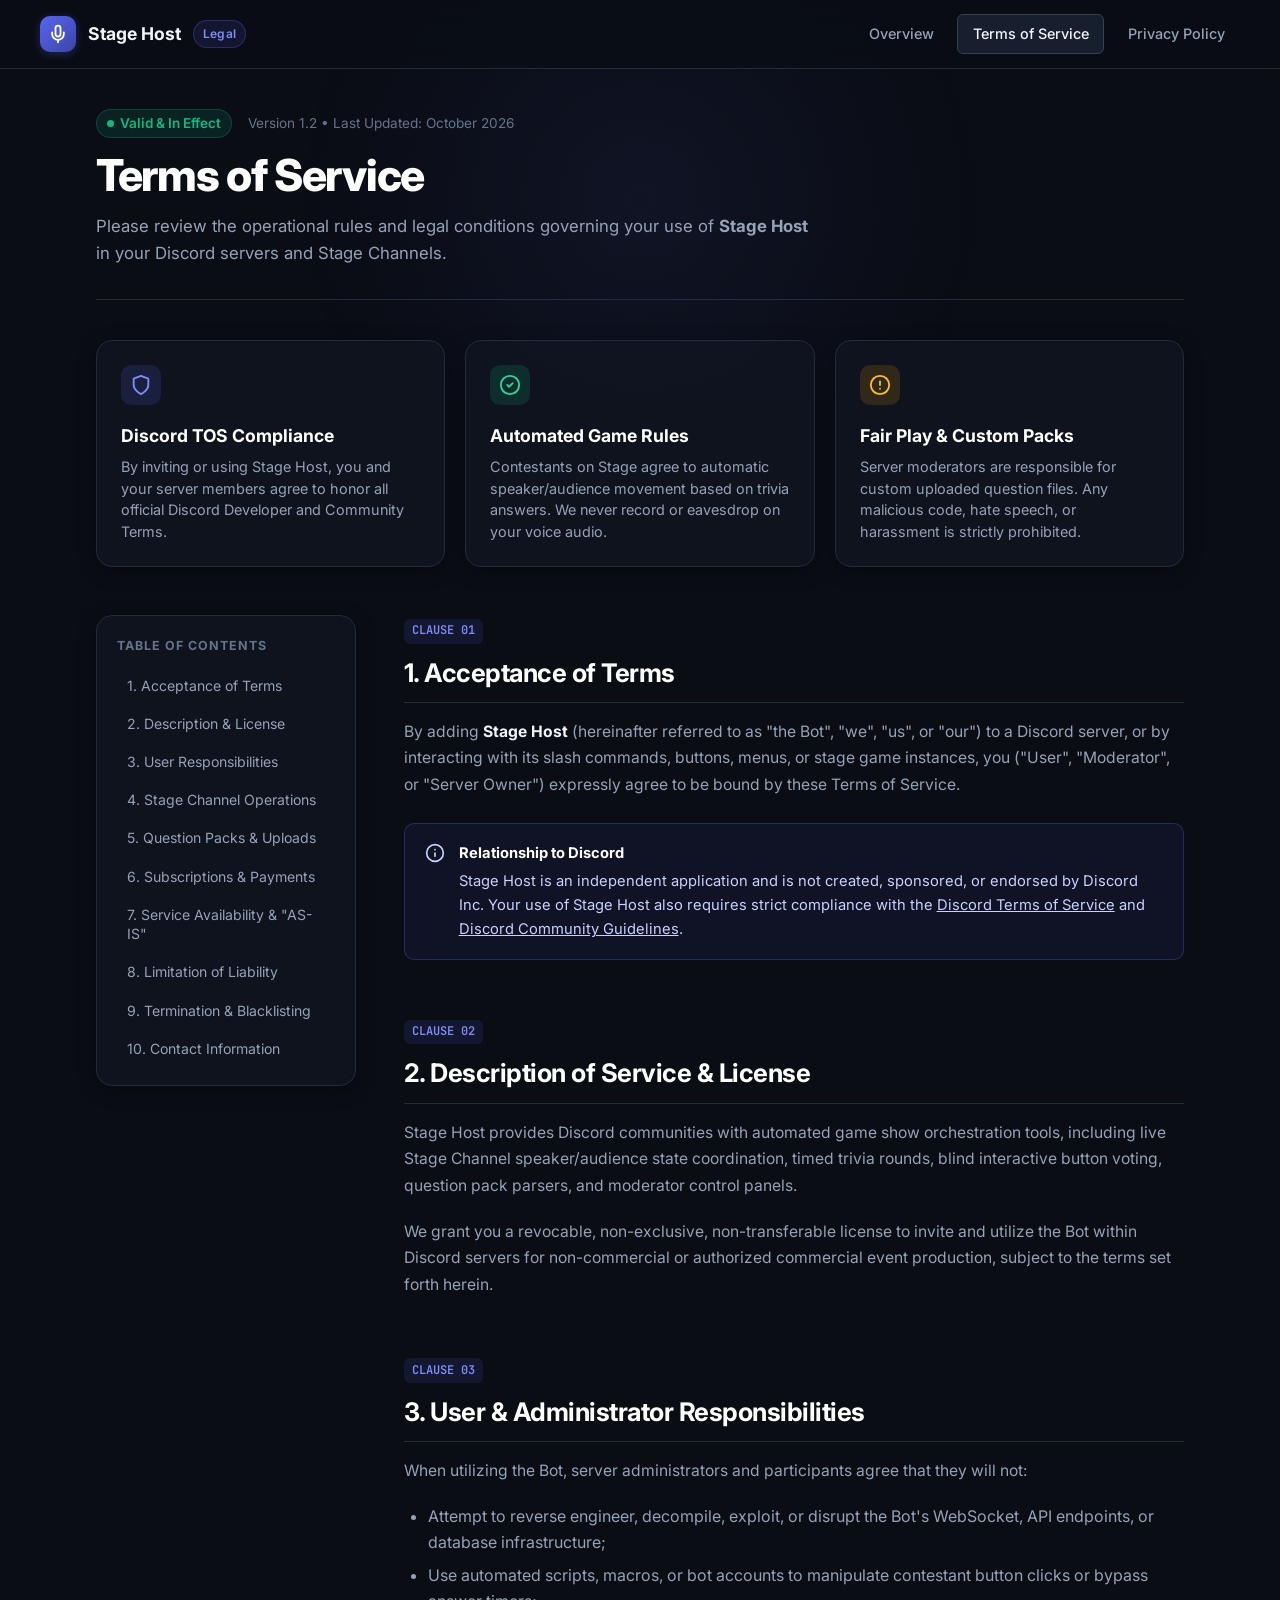
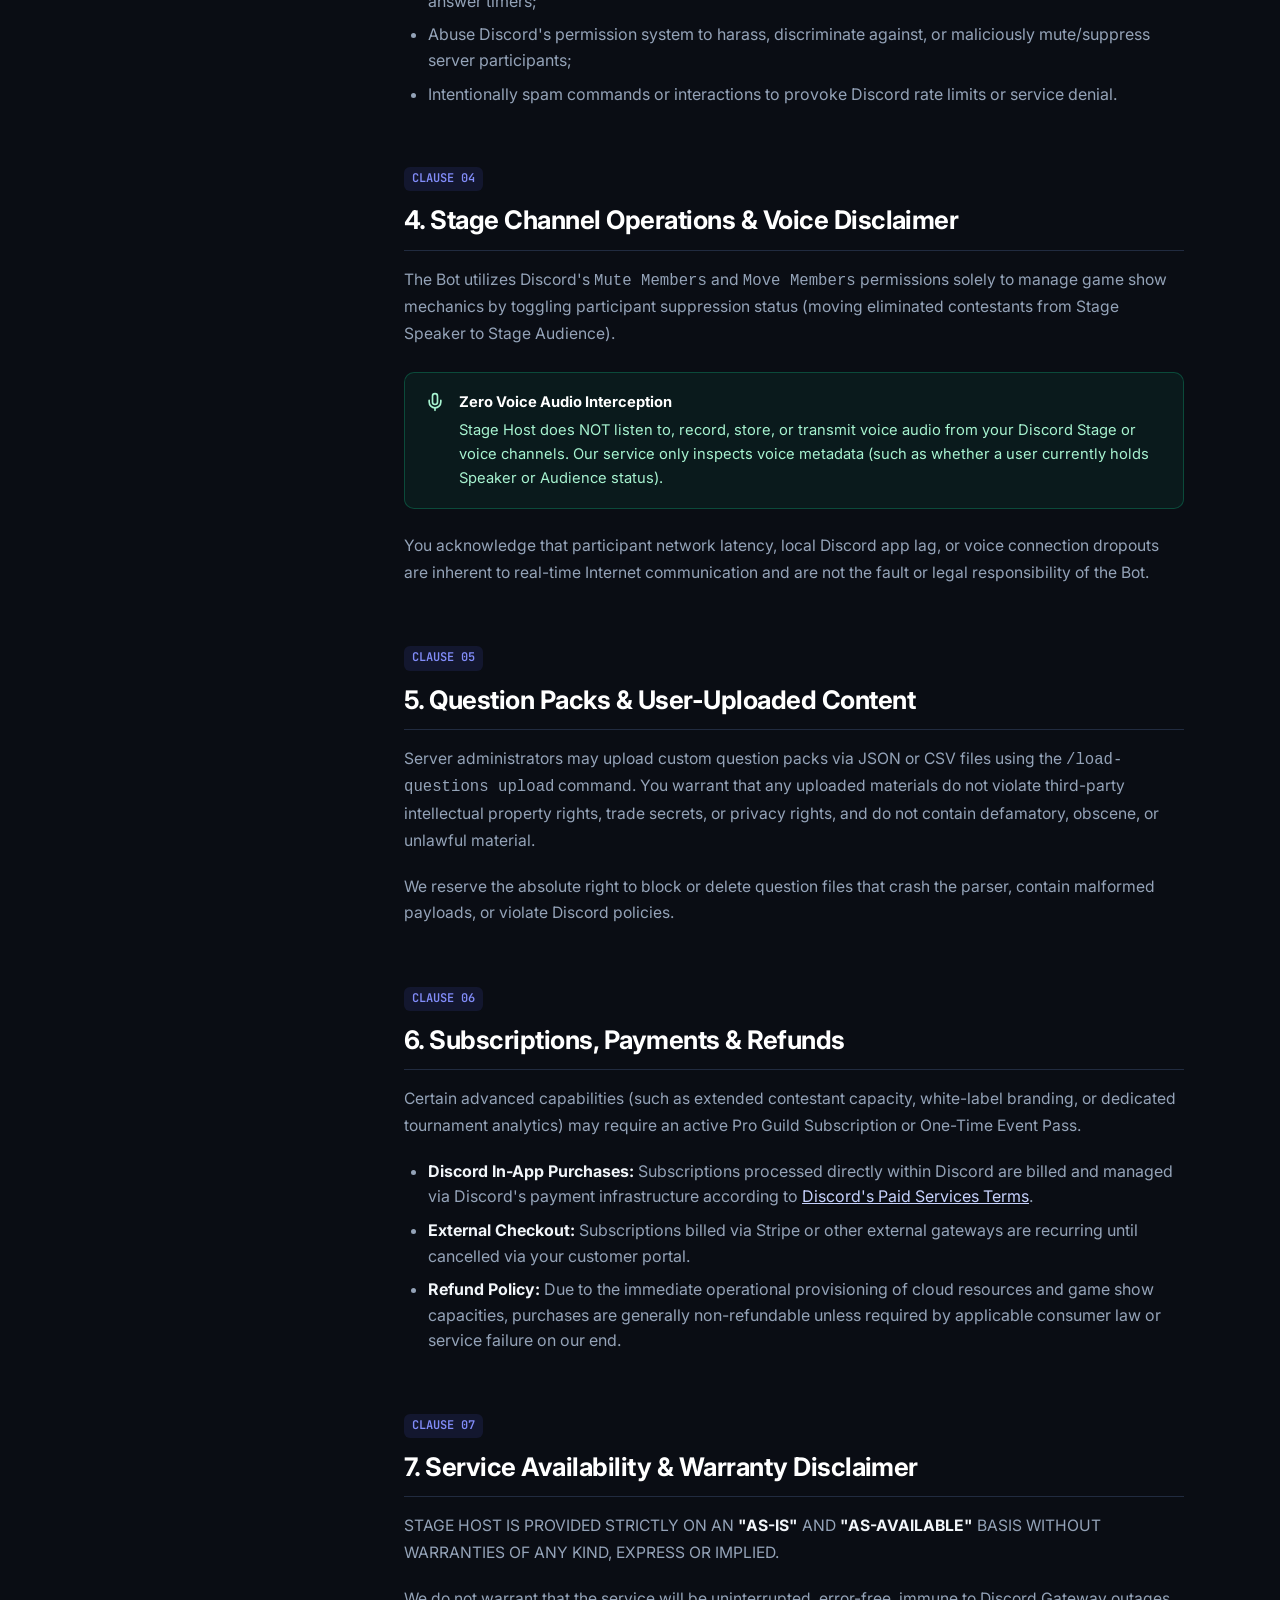
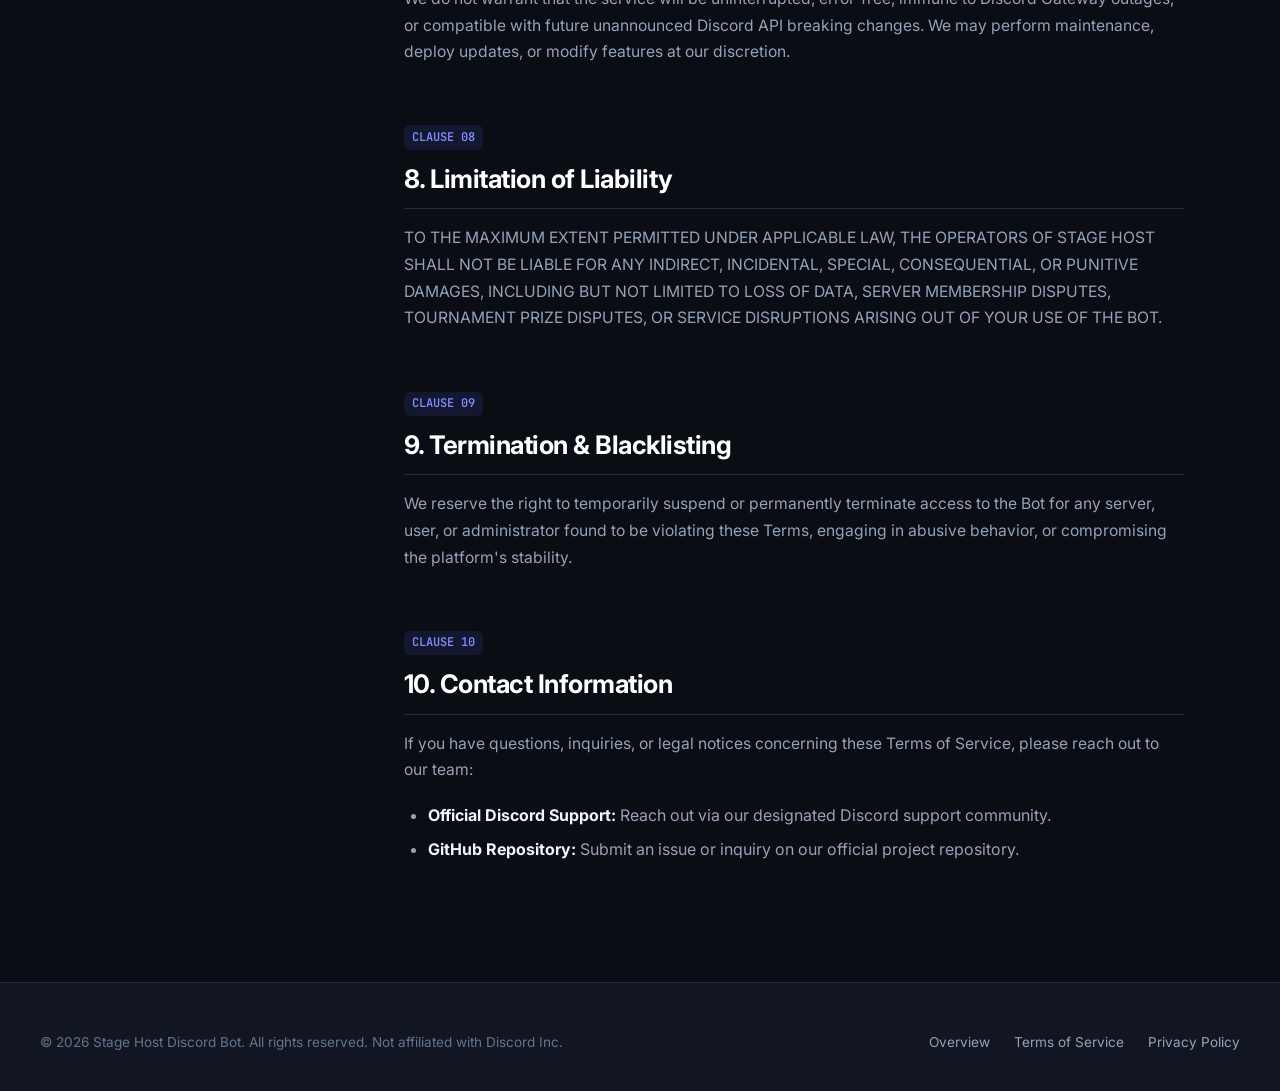
<file: terms.html>
<!DOCTYPE html>
<html lang="en">
<head>
  <meta charset="UTF-8">
  <meta name="viewport" content="width=device-width, initial-scale=1.0">
  <title>Terms of Service — Stage Host Discord Bot</title>
  <meta name="description" content="Terms of Service for Stage Host, the interactive Discord Stage Game Show and Trivia Host application.">
  <link rel="stylesheet" href="style.css">
  <link rel="preconnect" href="https://fonts.googleapis.com">
  <link rel="preconnect" href="https://fonts.gstatic.com" crossorigin>
  <link href="https://fonts.googleapis.com/css2?family=Inter:wght@400;500;600;700;800&family=JetBrains+Mono:wght@500;600&display=swap" rel="stylesheet">
</head>
<body>
  <div class="ambient-glow"></div>

  <!-- Header -->
  <header class="site-header">
    <div class="header-container">
      <a href="index.html" class="brand">
        <div class="brand-icon">
          <svg width="20" height="20" viewBox="0 0 24 24" fill="none" stroke="currentColor" stroke-width="2.2" stroke-linecap="round" stroke-linejoin="round" style="color: white;">
            <path d="M12 2a3 3 0 0 0-3 3v7a3 3 0 0 0 6 0V5a3 3 0 0 0-3-3Z"></path>
            <path d="M19 10v2a7 7 0 0 1-14 0v-2"></path>
            <line x1="12" y1="19" x2="12" y2="22"></line>
          </svg>
        </div>
        <span>Stage Host</span>
        <span class="brand-badge">Legal</span>
      </a>

      <nav class="nav-links">
        <a href="index.html" class="nav-tab">Overview</a>
        <a href="terms.html" class="nav-tab active">Terms of Service</a>
        <a href="privacy.html" class="nav-tab">Privacy Policy</a>
      </nav>
    </div>
  </header>

  <!-- Content -->
  <main class="page-container">
    <header class="hero-header">
      <div class="hero-meta">
        <span class="status-indicator"><span class="status-dot"></span> Valid & In Effect</span>
        <span>Version 1.2 • Last Updated: October 2026</span>
      </div>
      <h1 class="hero-title">Terms of Service</h1>
      <p class="hero-description">
        Please review the operational rules and legal conditions governing your use of <strong>Stage Host</strong> in your Discord servers and Stage Channels.
      </p>
    </header>

    <!-- Human-Readable Summary Cards -->
    <section class="summary-cards-grid">
      <div class="summary-card">
        <div class="summary-card-icon" style="background: rgba(88, 101, 242, 0.15); color: #818cf8;">
          <svg width="22" height="22" viewBox="0 0 24 24" fill="none" stroke="currentColor" stroke-width="2" stroke-linecap="round" stroke-linejoin="round"><path d="M12 22s8-4 8-10V5l-8-3-8 3v7c0 6 8 10 8 10z"></path></svg>
        </div>
        <h3>Discord TOS Compliance</h3>
        <p>By inviting or using Stage Host, you and your server members agree to honor all official Discord Developer and Community Terms.</p>
      </div>

      <div class="summary-card">
        <div class="summary-card-icon" style="background: rgba(16, 185, 129, 0.15); color: #34d399;">
          <svg width="22" height="22" viewBox="0 0 24 24" fill="none" stroke="currentColor" stroke-width="2" stroke-linecap="round" stroke-linejoin="round"><path d="m9 12 2 2 4-4"></path><circle cx="12" cy="12" r="10"></circle></svg>
        </div>
        <h3>Automated Game Rules</h3>
        <p>Contestants on Stage agree to automatic speaker/audience movement based on trivia answers. We never record or eavesdrop on your voice audio.</p>
      </div>

      <div class="summary-card">
        <div class="summary-card-icon" style="background: rgba(245, 158, 11, 0.15); color: #fbbf24;">
          <svg width="22" height="22" viewBox="0 0 24 24" fill="none" stroke="currentColor" stroke-width="2" stroke-linecap="round" stroke-linejoin="round"><circle cx="12" cy="12" r="10"></circle><line x1="12" y1="8" x2="12" y2="12"></line><line x1="12" y1="16" x2="12.01" y2="16"></line></svg>
        </div>
        <h3>Fair Play & Custom Packs</h3>
        <p>Server moderators are responsible for custom uploaded question files. Any malicious code, hate speech, or harassment is strictly prohibited.</p>
      </div>
    </section>

    <!-- Layout: TOC + Articles -->
    <div class="content-grid">
      <aside class="toc-sidebar">
        <div class="toc-title">Table of Contents</div>
        <ul class="toc-list">
          <li><a href="#acceptance" class="toc-link">1. Acceptance of Terms</a></li>
          <li><a href="#license" class="toc-link">2. Description & License</a></li>
          <li><a href="#responsibilities" class="toc-link">3. User Responsibilities</a></li>
          <li><a href="#stage-mechanics" class="toc-link">4. Stage Channel Operations</a></li>
          <li><a href="#question-content" class="toc-link">5. Question Packs & Uploads</a></li>
          <li><a href="#billing" class="toc-link">6. Subscriptions & Payments</a></li>
          <li><a href="#disclaimers" class="toc-link">7. Service Availability & "AS-IS"</a></li>
          <li><a href="#liability" class="toc-link">8. Limitation of Liability</a></li>
          <li><a href="#termination" class="toc-link">9. Termination & Blacklisting</a></li>
          <li><a href="#contact" class="toc-link">10. Contact Information</a></li>
        </ul>
      </aside>

      <article class="document-body">
        <!-- 1 -->
        <section id="acceptance" class="doc-section">
          <span class="section-tag">CLAUSE 01</span>
          <h2 class="section-heading">1. Acceptance of Terms</h2>
          <p>
            By adding <strong>Stage Host</strong> (hereinafter referred to as "the Bot", "we", "us", or "our") to a Discord server, or by interacting with its slash commands, buttons, menus, or stage game instances, you ("User", "Moderator", or "Server Owner") expressly agree to be bound by these Terms of Service.
          </p>
          <div class="callout callout-blurple">
            <div class="callout-icon">
              <svg width="20" height="20" viewBox="0 0 24 24" fill="none" stroke="currentColor" stroke-width="2" stroke-linecap="round" stroke-linejoin="round"><circle cx="12" cy="12" r="10"></circle><line x1="12" y1="16" x2="12" y2="12"></line><line x1="12" y1="8" x2="12.01" y2="8"></line></svg>
            </div>
            <div class="callout-content">
              <strong>Relationship to Discord</strong>
              Stage Host is an independent application and is not created, sponsored, or endorsed by Discord Inc. Your use of Stage Host also requires strict compliance with the <a href="https://discord.com/terms" target="_blank" rel="noopener noreferrer" style="color: #c7d2fe; text-decoration: underline;">Discord Terms of Service</a> and <a href="https://discord.com/guidelines" target="_blank" rel="noopener noreferrer" style="color: #c7d2fe; text-decoration: underline;">Discord Community Guidelines</a>.
            </div>
          </div>
        </section>

        <!-- 2 -->
        <section id="license" class="doc-section">
          <span class="section-tag">CLAUSE 02</span>
          <h2 class="section-heading">2. Description of Service & License</h2>
          <p>
            Stage Host provides Discord communities with automated game show orchestration tools, including live Stage Channel speaker/audience state coordination, timed trivia rounds, blind interactive button voting, question pack parsers, and moderator control panels.
          </p>
          <p>
            We grant you a revocable, non-exclusive, non-transferable license to invite and utilize the Bot within Discord servers for non-commercial or authorized commercial event production, subject to the terms set forth herein.
          </p>
        </section>

        <!-- 3 -->
        <section id="responsibilities" class="doc-section">
          <span class="section-tag">CLAUSE 03</span>
          <h2 class="section-heading">3. User & Administrator Responsibilities</h2>
          <p>When utilizing the Bot, server administrators and participants agree that they will not:</p>
          <ul>
            <li>Attempt to reverse engineer, decompile, exploit, or disrupt the Bot's WebSocket, API endpoints, or database infrastructure;</li>
            <li>Use automated scripts, macros, or bot accounts to manipulate contestant button clicks or bypass answer timers;</li>
            <li>Abuse Discord's permission system to harass, discriminate against, or maliciously mute/suppress server participants;</li>
            <li>Intentionally spam commands or interactions to provoke Discord rate limits or service denial.</li>
          </ul>
        </section>

        <!-- 4 -->
        <section id="stage-mechanics" class="doc-section">
          <span class="section-tag">CLAUSE 04</span>
          <h2 class="section-heading">4. Stage Channel Operations & Voice Disclaimer</h2>
          <p>
            The Bot utilizes Discord's <code>Mute Members</code> and <code>Move Members</code> permissions solely to manage game show mechanics by toggling participant suppression status (moving eliminated contestants from Stage Speaker to Stage Audience).
          </p>
          <div class="callout callout-emerald">
            <div class="callout-icon">
              <svg width="20" height="20" viewBox="0 0 24 24" fill="none" stroke="currentColor" stroke-width="2" stroke-linecap="round" stroke-linejoin="round"><path d="M12 2a3 3 0 0 0-3 3v7a3 3 0 0 0 6 0V5a3 3 0 0 0-3-3Z"></path><path d="M19 10v2a7 7 0 0 1-14 0v-2"></path><line x1="12" y1="19" x2="12" y2="22"></line></svg>
            </div>
            <div class="callout-content">
              <strong>Zero Voice Audio Interception</strong>
              Stage Host does NOT listen to, record, store, or transmit voice audio from your Discord Stage or voice channels. Our service only inspects voice metadata (such as whether a user currently holds Speaker or Audience status).
            </div>
          </div>
          <p>
            You acknowledge that participant network latency, local Discord app lag, or voice connection dropouts are inherent to real-time Internet communication and are not the fault or legal responsibility of the Bot.
          </p>
        </section>

        <!-- 5 -->
        <section id="question-content" class="doc-section">
          <span class="section-tag">CLAUSE 05</span>
          <h2 class="section-heading">5. Question Packs & User-Uploaded Content</h2>
          <p>
            Server administrators may upload custom question packs via JSON or CSV files using the <code>/load-questions upload</code> command. You warrant that any uploaded materials do not violate third-party intellectual property rights, trade secrets, or privacy rights, and do not contain defamatory, obscene, or unlawful material.
          </p>
          <p>
            We reserve the absolute right to block or delete question files that crash the parser, contain malformed payloads, or violate Discord policies.
          </p>
        </section>

        <!-- 6 -->
        <section id="billing" class="doc-section">
          <span class="section-tag">CLAUSE 06</span>
          <h2 class="section-heading">6. Subscriptions, Payments & Refunds</h2>
          <p>
            Certain advanced capabilities (such as extended contestant capacity, white-label branding, or dedicated tournament analytics) may require an active Pro Guild Subscription or One-Time Event Pass.
          </p>
          <ul>
            <li><strong>Discord In-App Purchases:</strong> Subscriptions processed directly within Discord are billed and managed via Discord's payment infrastructure according to <a href="https://support.discord.com/hc/en-us/articles/360012668071-Discord-Paid-Services-Terms" target="_blank" rel="noopener noreferrer" style="color: #c7d2fe;">Discord's Paid Services Terms</a>.</li>
            <li><strong>External Checkout:</strong> Subscriptions billed via Stripe or other external gateways are recurring until cancelled via your customer portal.</li>
            <li><strong>Refund Policy:</strong> Due to the immediate operational provisioning of cloud resources and game show capacities, purchases are generally non-refundable unless required by applicable consumer law or service failure on our end.</li>
          </ul>
        </section>

        <!-- 7 -->
        <section id="disclaimers" class="doc-section">
          <span class="section-tag">CLAUSE 07</span>
          <h2 class="section-heading">7. Service Availability & Warranty Disclaimer</h2>
          <p>
            STAGE HOST IS PROVIDED STRICTLY ON AN <strong>"AS-IS"</strong> AND <strong>"AS-AVAILABLE"</strong> BASIS WITHOUT WARRANTIES OF ANY KIND, EXPRESS OR IMPLIED.
          </p>
          <p>
            We do not warrant that the service will be uninterrupted, error-free, immune to Discord Gateway outages, or compatible with future unannounced Discord API breaking changes. We may perform maintenance, deploy updates, or modify features at our discretion.
          </p>
        </section>

        <!-- 8 -->
        <section id="liability" class="doc-section">
          <span class="section-tag">CLAUSE 08</span>
          <h2 class="section-heading">8. Limitation of Liability</h2>
          <p>
            TO THE MAXIMUM EXTENT PERMITTED UNDER APPLICABLE LAW, THE OPERATORS OF STAGE HOST SHALL NOT BE LIABLE FOR ANY INDIRECT, INCIDENTAL, SPECIAL, CONSEQUENTIAL, OR PUNITIVE DAMAGES, INCLUDING BUT NOT LIMITED TO LOSS OF DATA, SERVER MEMBERSHIP DISPUTES, TOURNAMENT PRIZE DISPUTES, OR SERVICE DISRUPTIONS ARISING OUT OF YOUR USE OF THE BOT.
          </p>
        </section>

        <!-- 9 -->
        <section id="termination" class="doc-section">
          <span class="section-tag">CLAUSE 09</span>
          <h2 class="section-heading">9. Termination & Blacklisting</h2>
          <p>
            We reserve the right to temporarily suspend or permanently terminate access to the Bot for any server, user, or administrator found to be violating these Terms, engaging in abusive behavior, or compromising the platform's stability.
          </p>
        </section>

        <!-- 10 -->
        <section id="contact" class="doc-section">
          <span class="section-tag">CLAUSE 10</span>
          <h2 class="section-heading">10. Contact Information</h2>
          <p>
            If you have questions, inquiries, or legal notices concerning these Terms of Service, please reach out to our team:
          </p>
          <ul>
            <li><strong>Official Discord Support:</strong> Reach out via our designated Discord support community.</li>
            <li><strong>GitHub Repository:</strong> Submit an issue or inquiry on our official project repository.</li>
          </ul>
        </section>
      </article>
    </div>
  </main>

  <!-- Footer -->
  <footer class="site-footer">
    <div class="footer-container">
      <div class="footer-copy">
        © 2026 Stage Host Discord Bot. All rights reserved. Not affiliated with Discord Inc.
      </div>
      <div class="footer-nav">
        <a href="index.html">Overview</a>
        <a href="terms.html">Terms of Service</a>
        <a href="privacy.html">Privacy Policy</a>
      </div>
    </div>
  </footer>
</body>
</html>
</file>
<file: style.css>
:root {
  --bg-primary: #0a0d14;
  --bg-secondary: #111622;
  --bg-tertiary: #171e2e;
  --bg-card: rgba(17, 22, 34, 0.75);
  --border-color: #212b40;
  --border-highlight: #334155;
  
  --text-main: #f1f5f9;
  --text-muted: #94a3b8;
  --text-subtle: #64748b;
  
  --accent-blurple: #5865f2;
  --accent-blurple-hover: #4752c4;
  --accent-blurple-soft: rgba(88, 101, 242, 0.12);
  --accent-emerald: #10b981;
  --accent-emerald-soft: rgba(16, 185, 129, 0.12);
  --accent-amber: #f59e0b;
  --accent-amber-soft: rgba(245, 158, 11, 0.12);
  
  --font-sans: 'Inter', -apple-system, BlinkMacSystemFont, 'Segoe UI', Roboto, Helvetica, Arial, sans-serif;
  --font-mono: 'JetBrains Mono', 'Fira Code', monospace;
  
  --radius-sm: 6px;
  --radius-md: 10px;
  --radius-lg: 16px;
  --radius-full: 9999px;
  
  --shadow-subtle: 0 4px 20px -2px rgba(0, 0, 0, 0.4);
  --shadow-border: 0 0 0 1px var(--border-color);
}

* {
  margin: 0;
  padding: 0;
  box-sizing: border-box;
}

html {
  scroll-behavior: smooth;
  font-family: var(--font-sans);
  background-color: var(--bg-primary);
  color: var(--text-main);
  line-height: 1.65;
  -webkit-font-smoothing: antialiased;
}

body {
  min-height: 100dvh;
  display: flex;
  flex-direction: column;
}

/* Background Atmosphere */
.ambient-glow {
  position: fixed;
  top: 0;
  left: 50%;
  transform: translateX(-50%);
  width: 900px;
  height: 400px;
  background: radial-gradient(circle, rgba(88, 101, 242, 0.08) 0%, rgba(10, 13, 20, 0) 70%);
  pointer-events: none;
  z-index: 0;
}

/* Header & Navigation */
.site-header {
  position: sticky;
  top: 0;
  z-index: 50;
  background-color: rgba(10, 13, 20, 0.85);
  backdrop-filter: blur(12px);
  -webkit-backdrop-filter: blur(12px);
  border-bottom: 1px solid var(--border-color);
  padding: 0 1.5rem;
}

.header-container {
  max-width: 1200px;
  margin: 0 auto;
  height: 68px;
  display: flex;
  align-items: center;
  justify-content: space-between;
}

.brand {
  display: flex;
  align-items: center;
  gap: 0.75rem;
  text-decoration: none;
  color: var(--text-main);
  font-weight: 700;
  font-size: 1.1rem;
}

.brand-icon {
  width: 36px;
  height: 36px;
  border-radius: var(--radius-md);
  background: linear-gradient(135deg, var(--accent-blurple) 0%, #3c45a5 100%);
  display: flex;
  align-items: center;
  justify-content: center;
  box-shadow: 0 2px 10px rgba(88, 101, 242, 0.3);
}

.brand-badge {
  font-size: 0.75rem;
  padding: 0.2rem 0.55rem;
  background-color: var(--accent-blurple-soft);
  color: #818cf8;
  border: 1px solid rgba(88, 101, 242, 0.3);
  border-radius: var(--radius-full);
  font-weight: 600;
  letter-spacing: 0.02em;
}

.nav-links {
  display: flex;
  align-items: center;
  gap: 0.5rem;
}

.nav-tab {
  padding: 0.45rem 0.9rem;
  border-radius: var(--radius-sm);
  color: var(--text-muted);
  text-decoration: none;
  font-size: 0.9rem;
  font-weight: 500;
  transition: all 0.15s ease;
  border: 1px solid transparent;
}

.nav-tab:hover {
  color: var(--text-main);
  background-color: var(--bg-secondary);
}

.nav-tab.active {
  color: var(--text-main);
  background-color: var(--bg-tertiary);
  border-color: var(--border-highlight);
}

.nav-btn {
  background-color: var(--accent-blurple);
  color: white !important;
  font-weight: 600;
  padding: 0.45rem 1rem;
}

.nav-btn:hover {
  background-color: var(--accent-blurple-hover);
}

/* Page Layout */
.page-container {
  max-width: 1200px;
  margin: 0 auto;
  padding: 2.5rem 1.5rem 4rem;
  position: relative;
  z-index: 1;
  flex: 1;
}

/* Hero Intro */
.hero-header {
  margin-bottom: 2.5rem;
  padding-bottom: 2rem;
  border-bottom: 1px solid var(--border-color);
}

.hero-meta {
  display: flex;
  align-items: center;
  gap: 1rem;
  margin-bottom: 0.75rem;
  font-size: 0.85rem;
  color: var(--text-subtle);
}

.status-indicator {
  display: inline-flex;
  align-items: center;
  gap: 0.4rem;
  color: var(--accent-emerald);
  font-weight: 600;
  background-color: var(--accent-emerald-soft);
  padding: 0.15rem 0.6rem;
  border-radius: var(--radius-full);
  border: 1px solid rgba(16, 185, 129, 0.25);
}

.status-dot {
  width: 7px;
  height: 7px;
  background-color: var(--accent-emerald);
  border-radius: 50%;
  animation: pulse-dot 2s infinite ease-in-out;
}

@keyframes pulse-dot {
  0%, 100% { opacity: 1; transform: scale(1); }
  50% { opacity: 0.5; transform: scale(0.85); }
}

.hero-title {
  font-size: clamp(2rem, 3.5vw, 2.75rem);
  font-weight: 800;
  letter-spacing: -0.03em;
  line-height: 1.15;
  margin-bottom: 0.75rem;
  color: #ffffff;
}

.hero-description {
  font-size: 1.05rem;
  color: var(--text-muted);
  max-width: 65ch;
  line-height: 1.6;
}

/* Summary Grid (Anti-Legalese Cards) */
.summary-cards-grid {
  display: grid;
  grid-template-columns: repeat(auto-fit, minmax(280px, 1fr));
  gap: 1.25rem;
  margin-bottom: 3rem;
}

.summary-card {
  background-color: var(--bg-card);
  border: 1px solid var(--border-color);
  border-radius: var(--radius-lg);
  padding: 1.5rem;
  box-shadow: var(--shadow-subtle);
  transition: border-color 0.2s ease;
}

.summary-card:hover {
  border-color: var(--border-highlight);
}

.summary-card-icon {
  width: 40px;
  height: 40px;
  border-radius: var(--radius-md);
  display: flex;
  align-items: center;
  justify-content: center;
  margin-bottom: 1rem;
}

.summary-card h3 {
  font-size: 1.1rem;
  font-weight: 700;
  margin-bottom: 0.4rem;
  color: #fff;
}

.summary-card p {
  font-size: 0.9rem;
  color: var(--text-muted);
  line-height: 1.5;
}

/* Dual Column Layout: TOC + Content */
.content-grid {
  display: grid;
  grid-template-columns: 260px 1fr;
  gap: 3rem;
  align-items: start;
}

@media (max-width: 900px) {
  .content-grid {
    grid-template-columns: 1fr;
    gap: 2rem;
  }
}

/* Sidebar Table of Contents */
.toc-sidebar {
  position: sticky;
  top: 90px;
  background-color: var(--bg-card);
  border: 1px solid var(--border-color);
  border-radius: var(--radius-lg);
  padding: 1.25rem;
  box-shadow: var(--shadow-subtle);
  max-height: calc(100vh - 120px);
  overflow-y: auto;
}

@media (max-width: 900px) {
  .toc-sidebar {
    position: static;
    max-height: none;
  }
}

.toc-title {
  font-size: 0.78rem;
  font-weight: 700;
  text-transform: uppercase;
  letter-spacing: 0.08em;
  color: var(--text-subtle);
  margin-bottom: 0.75rem;
}

.toc-list {
  list-style: none;
  display: flex;
  flex-direction: column;
  gap: 0.25rem;
}

.toc-link {
  display: block;
  padding: 0.45rem 0.65rem;
  font-size: 0.88rem;
  color: var(--text-muted);
  text-decoration: none;
  border-radius: var(--radius-sm);
  transition: all 0.15s ease;
  line-height: 1.4;
}

.toc-link:hover {
  color: var(--text-main);
  background-color: var(--bg-tertiary);
}

.toc-link.active {
  color: #818cf8;
  background-color: var(--accent-blurple-soft);
  font-weight: 600;
  border-left: 2px solid var(--accent-blurple);
}

/* Main Legal Document Article */
.document-body {
  max-width: 78ch;
}

.doc-section {
  margin-bottom: 3.5rem;
  scroll-margin-top: 90px;
}

.section-tag {
  display: inline-block;
  font-size: 0.75rem;
  font-family: var(--font-mono);
  font-weight: 600;
  color: #818cf8;
  background-color: var(--accent-blurple-soft);
  padding: 0.15rem 0.5rem;
  border-radius: var(--radius-sm);
  margin-bottom: 0.5rem;
}

.section-heading {
  font-size: 1.6rem;
  font-weight: 700;
  letter-spacing: -0.02em;
  color: #ffffff;
  margin-bottom: 1rem;
  padding-bottom: 0.5rem;
  border-bottom: 1px solid var(--border-color);
}

.doc-section p {
  color: var(--text-muted);
  font-size: 0.98rem;
  margin-bottom: 1.2rem;
  line-height: 1.7;
}

.doc-section p strong {
  color: var(--text-main);
}

.doc-section ul, .doc-section ol {
  margin-bottom: 1.25rem;
  padding-left: 1.5rem;
  color: var(--text-muted);
}

.doc-section li {
  margin-bottom: 0.5rem;
  line-height: 1.6;
}

.doc-section li strong {
  color: var(--text-main);
}

/* Callout Blocks */
.callout {
  border-radius: var(--radius-md);
  padding: 1.1rem 1.25rem;
  margin: 1.5rem 0;
  font-size: 0.92rem;
  display: flex;
  gap: 0.85rem;
  align-items: flex-start;
  border: 1px solid;
}

.callout-emerald {
  background-color: rgba(16, 185, 129, 0.08);
  border-color: rgba(16, 185, 129, 0.3);
  color: #a7f3d0;
}

.callout-amber {
  background-color: rgba(245, 158, 11, 0.08);
  border-color: rgba(245, 158, 11, 0.3);
  color: #fde68a;
}

.callout-blurple {
  background-color: rgba(88, 101, 242, 0.08);
  border-color: rgba(88, 101, 242, 0.3);
  color: #c7d2fe;
}

.callout-icon {
  flex-shrink: 0;
  margin-top: 2px;
}

.callout-content strong {
  color: #ffffff;
  display: block;
  margin-bottom: 0.2rem;
}

/* Data Table */
.data-table-container {
  overflow-x: auto;
  margin: 1.5rem 0 2rem;
  border: 1px solid var(--border-color);
  border-radius: var(--radius-md);
}

.data-table {
  width: 100%;
  border-collapse: collapse;
  text-align: left;
  font-size: 0.88rem;
}

.data-table th {
  background-color: var(--bg-secondary);
  color: var(--text-main);
  padding: 0.75rem 1rem;
  font-weight: 600;
  border-bottom: 1px solid var(--border-color);
}

.data-table td {
  padding: 0.75rem 1rem;
  border-bottom: 1px solid var(--border-color);
  color: var(--text-muted);
}

.data-table tr:last-child td {
  border-bottom: none;
}

.data-table code {
  font-family: var(--font-mono);
  font-size: 0.8rem;
  background-color: var(--bg-tertiary);
  padding: 0.15rem 0.4rem;
  border-radius: var(--radius-sm);
  color: #c7d2fe;
}

/* Footer */
.site-footer {
  border-top: 1px solid var(--border-color);
  background-color: var(--bg-secondary);
  padding: 3rem 1.5rem 2.5rem;
  margin-top: auto;
}

.footer-container {
  max-width: 1200px;
  margin: 0 auto;
  display: flex;
  flex-wrap: wrap;
  align-items: center;
  justify-content: space-between;
  gap: 1.5rem;
}

.footer-copy {
  font-size: 0.85rem;
  color: var(--text-subtle);
}

.footer-nav {
  display: flex;
  gap: 1.5rem;
}

.footer-nav a {
  color: var(--text-muted);
  text-decoration: none;
  font-size: 0.85rem;
  transition: color 0.15s ease;
}

.footer-nav a:hover {
  color: var(--text-main);
}
</file>
